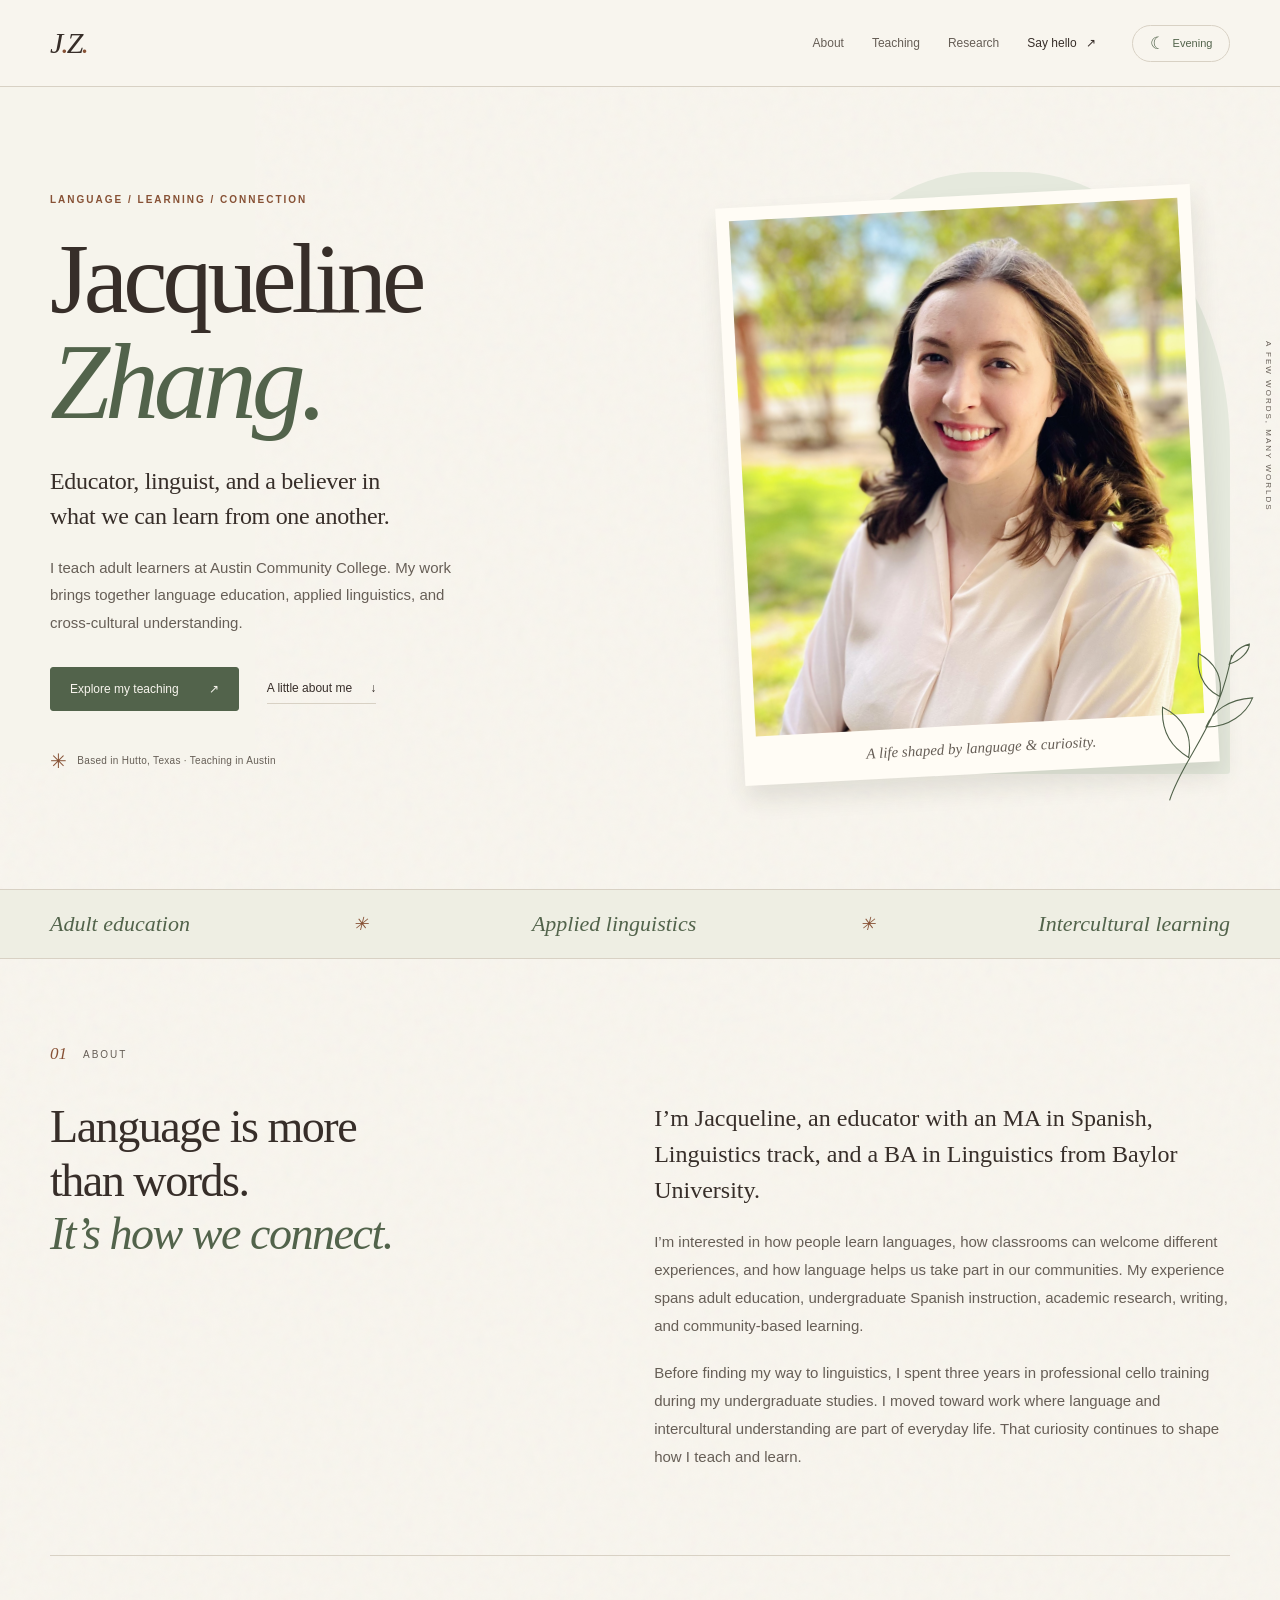
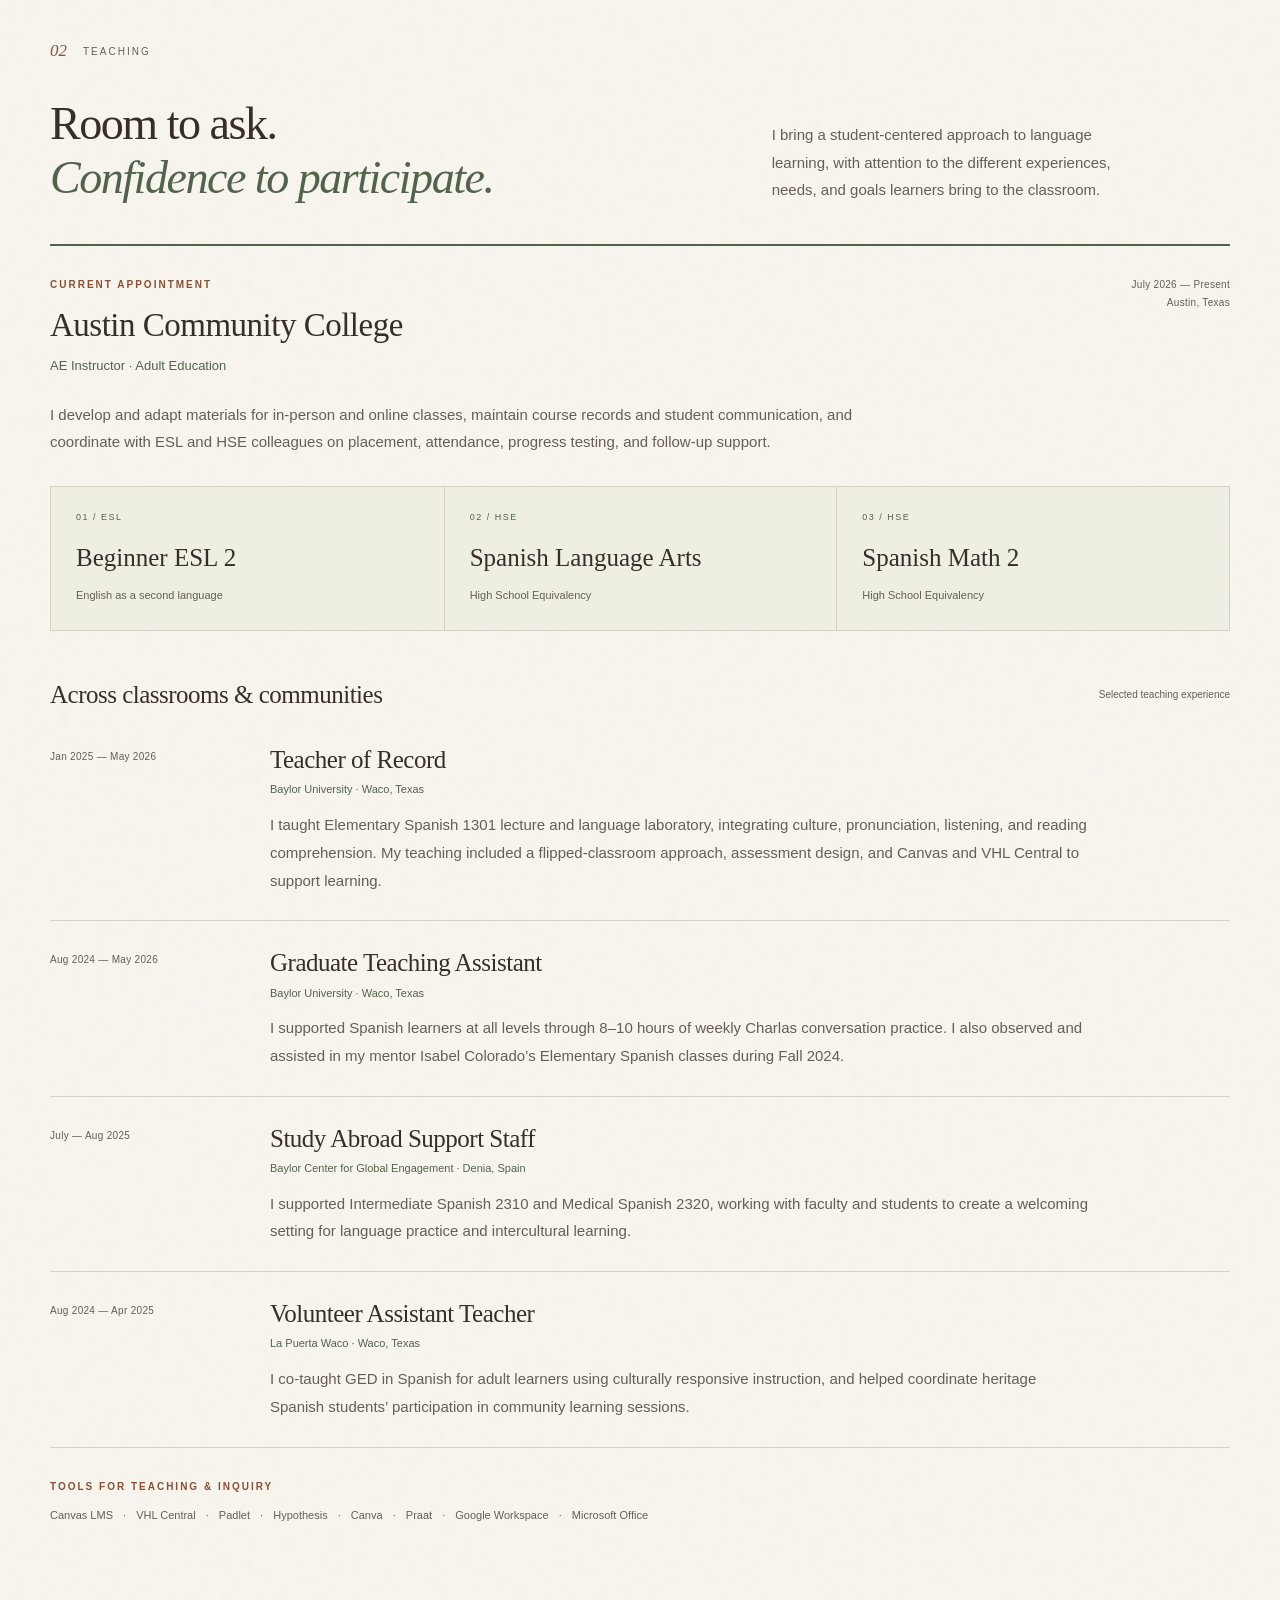
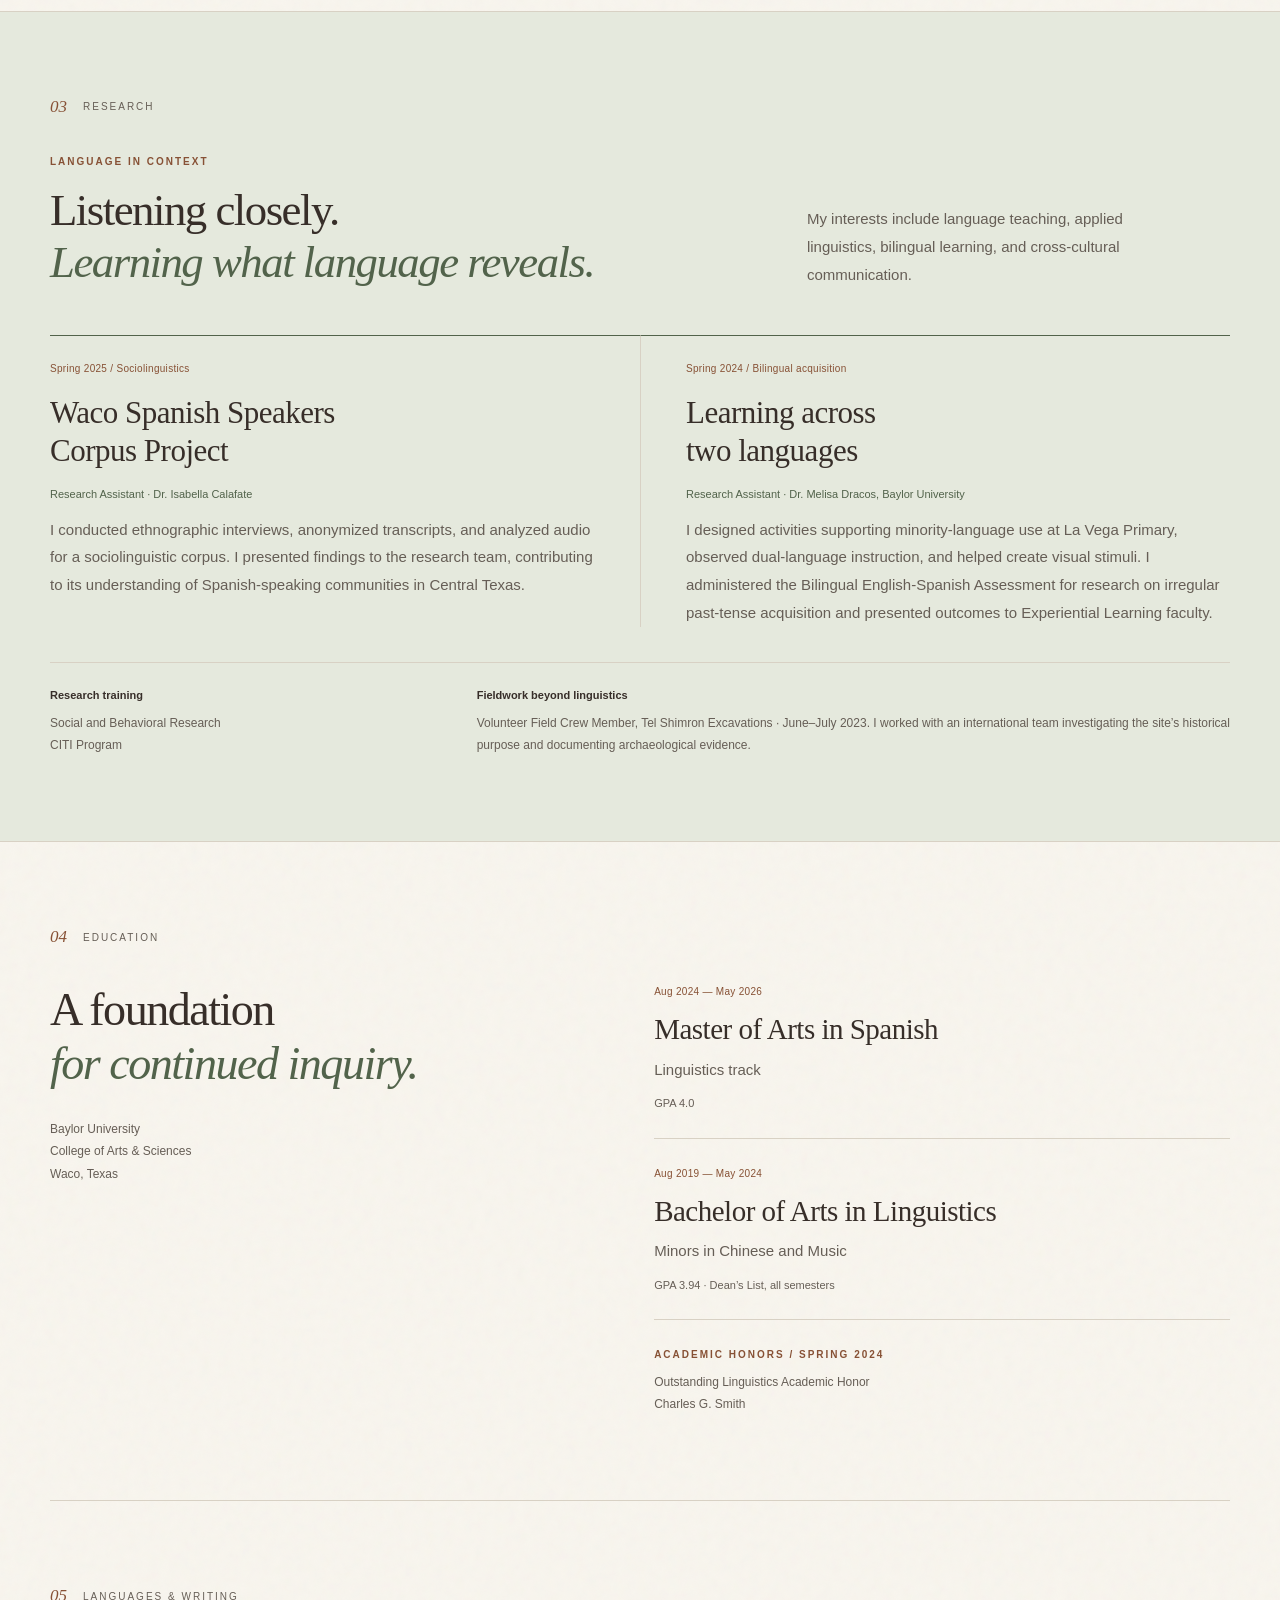
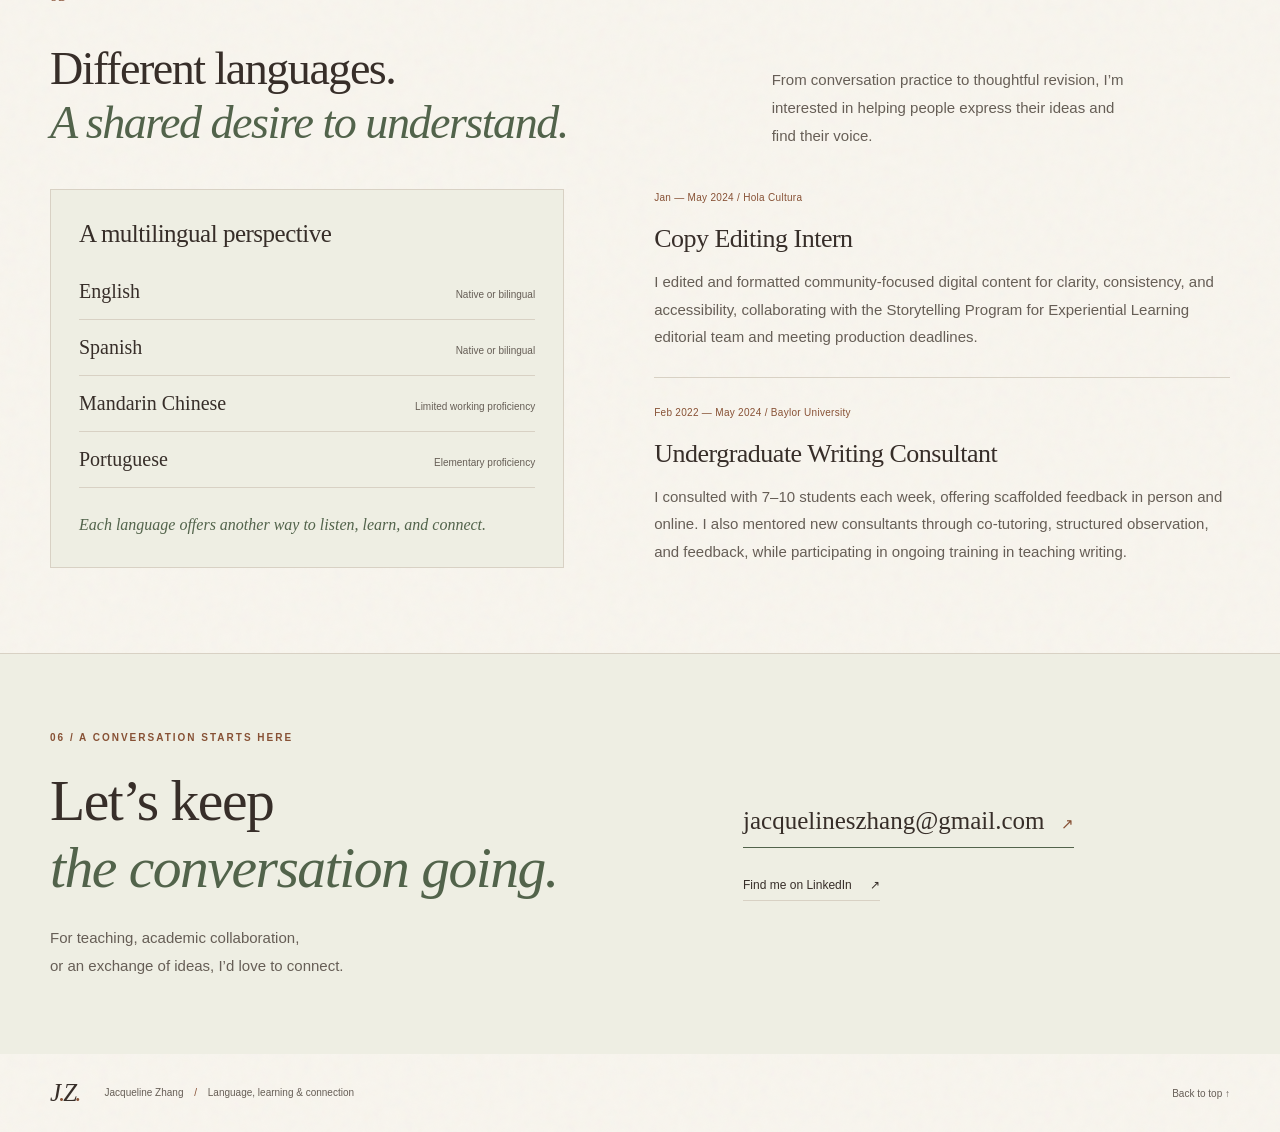
<file: sites/jacqueline/src/index.html>
<!DOCTYPE html>
<html lang="en">
  <head>
    <meta charset="UTF-8" />
    <meta name="viewport" content="width=device-width, initial-scale=1.0" />
    <meta name="color-scheme" content="light dark" />
    <meta name="description" content="Jacqueline Zhang is an educator and linguist teaching adult education at Austin Community College. Explore her work in language teaching, applied linguistics, research, and writing." />
    <title>Jacqueline Zhang | Language, Learning & Connection</title>
    <link rel="icon" type="image/svg+xml" href="./favicon.svg" />
    <link rel="stylesheet" href="./styles.css" />
    <script defer src="./script.js"></script>
  </head>
  <body>
    <a class="skip-link" href="#main">Skip to content</a>
    <header class="site-header">
      <div class="container header-inner">
        <a class="wordmark" href="#top" aria-label="Jacqueline Zhang, back to top">J<span>.</span>Z<span>.</span></a>
        <nav aria-label="Main navigation">
          <a href="#about">About</a><a href="#teaching">Teaching</a><a href="#research">Research</a><a href="#contact">Say hello <span aria-hidden="true">↗</span></a>
        </nav>
        <button class="theme-toggle" type="button" hidden aria-label="Switch to evening theme" aria-pressed="false"><span class="theme-icon" aria-hidden="true">☾</span><span class="theme-label">Evening</span></button>
      </div>
    </header>

    <main id="main">
      <section class="hero container" id="top" aria-labelledby="hero-title">
        <div class="hero-copy">
          <p class="eyebrow">Language / Learning / Connection</p>
          <h1 id="hero-title">Jacqueline<br /> <em>Zhang.</em></h1>
          <p class="hero-role">Educator, linguist, and a believer in<br class="desktop-break" /> what we can learn from one another.</p>
          <p class="hero-description">I teach adult learners at Austin Community College. My work brings together language education, applied linguistics, and cross-cultural understanding.</p>
          <div class="hero-actions"><a class="button-link" href="#teaching">Explore my teaching <span aria-hidden="true">↗</span></a><a class="quiet-link" href="#about">A little about me <span aria-hidden="true">↓</span></a></div>
          <p class="location-note"><span aria-hidden="true">✳</span> Based in Hutto, Texas · Teaching in Austin</p>
        </div>
        <div class="hero-portrait">
          <div class="portrait-backdrop" aria-hidden="true"></div>
          <figure class="portrait-print"><img src="./profile-photo.jpeg" width="1900" height="2375" alt="Jacqueline Zhang smiling outdoors in soft afternoon light" fetchpriority="high" /><figcaption>A life shaped by language & curiosity.</figcaption></figure>
          <svg class="botanical" viewBox="0 0 150 240" fill="none" stroke="currentColor" stroke-width="1.5" aria-hidden="true"><path d="M57 236C61 175 97 125 91 23M68 173C34 163 21 138 17 115C49 122 66 143 68 173ZM81 127C111 120 130 96 133 73C102 83 84 103 81 127ZM89 82C61 76 49 53 47 32C76 40 87 58 89 82ZM91 36C106 27 113 12 111 3C95 12 91 23 91 36Z"/></svg>
          <span class="portrait-side-note" aria-hidden="true">A FEW WORDS, MANY WORLDS</span>
        </div>
      </section>
      <div class="intro-ribbon"><div class="container"><span>Adult education</span><span class="ribbon-mark" aria-hidden="true">✳</span><span>Applied linguistics</span><span class="ribbon-mark" aria-hidden="true">✳</span><span>Intercultural learning</span></div></div>

      <section class="section container about-section" id="about" aria-labelledby="about-title">
        <div class="section-label"><span>01</span> About</div>
        <div class="about-layout">
          <h2 id="about-title">Language is more<br /> than words.<br /> <em>It’s how we connect.</em></h2>
          <div class="about-copy"><p class="lead-copy">I’m Jacqueline, an educator with an MA in Spanish, Linguistics track, and a BA in Linguistics from Baylor University.</p><p>I’m interested in how people learn languages, how classrooms can welcome different experiences, and how language helps us take part in our communities. My experience spans adult education, undergraduate Spanish instruction, academic research, writing, and community-based learning.</p><p>Before finding my way to linguistics, I spent three years in professional cello training during my undergraduate studies. I moved toward work where language and intercultural understanding are part of everyday life. That curiosity continues to shape how I teach and learn.</p></div>
        </div>
      </section>

      <section class="section container" id="teaching" aria-labelledby="teaching-title">
        <div class="section-label"><span>02</span> Teaching</div>
        <div class="section-intro"><h2 id="teaching-title">Room to ask.<br /> <em>Confidence to participate.</em></h2><p>I bring a student-centered approach to language learning, with attention to the different experiences, needs, and goals learners bring to the classroom.</p></div>
        <article class="current-position">
          <div class="position-heading"><div><p class="eyebrow">Current appointment</p><h3>Austin Community College</h3><p class="position-role">AE Instructor · Adult Education</p></div><p class="date-label">July 2026 — Present<br /> Austin, Texas</p></div>
          <p class="position-summary">I develop and adapt materials for in-person and online classes, maintain course records and student communication, and coordinate with ESL and HSE colleagues on placement, attendance, progress testing, and follow-up support.</p>
          <div class="course-grid" aria-label="Courses taught at Austin Community College">
            <div class="course"><span class="course-number">01 / ESL</span><h4>Beginner ESL 2</h4><p>English as a second language</p></div>
            <div class="course"><span class="course-number">02 / HSE</span><h4>Spanish Language Arts</h4><p>High School Equivalency</p></div>
            <div class="course"><span class="course-number">03 / HSE</span><h4>Spanish Math 2</h4><p>High School Equivalency</p></div>
          </div>
        </article>
        <div class="subsection-heading"><h3>Across classrooms & communities</h3><span>Selected teaching experience</span></div>
        <div class="teaching-list">
          <article class="experience-entry"><p class="date-label">Jan 2025 — May 2026</p><div><h3>Teacher of Record</h3><p class="institution">Baylor University · Waco, Texas</p><p>I taught Elementary Spanish 1301 lecture and language laboratory, integrating culture, pronunciation, listening, and reading comprehension. My teaching included a flipped-classroom approach, assessment design, and Canvas and VHL Central to support learning.</p></div></article>
          <article class="experience-entry"><p class="date-label">Aug 2024 — May 2026</p><div><h3>Graduate Teaching Assistant</h3><p class="institution">Baylor University · Waco, Texas</p><p>I supported Spanish learners at all levels through 8–10 hours of weekly Charlas conversation practice. I also observed and assisted in my mentor Isabel Colorado’s Elementary Spanish classes during Fall 2024.</p></div></article>
          <article class="experience-entry"><p class="date-label">July — Aug 2025</p><div><h3>Study Abroad Support Staff</h3><p class="institution">Baylor Center for Global Engagement · Denia, Spain</p><p>I supported Intermediate Spanish 2310 and Medical Spanish 2320, working with faculty and students to create a welcoming setting for language practice and intercultural learning.</p></div></article>
          <article class="experience-entry"><p class="date-label">Aug 2024 — Apr 2025</p><div><h3>Volunteer Assistant Teacher</h3><p class="institution">La Puerta Waco · Waco, Texas</p><p>I co-taught GED in Spanish for adult learners using culturally responsive instruction, and helped coordinate heritage Spanish students’ participation in community learning sessions.</p></div></article>
        </div>
        <div class="teaching-tools"><p class="eyebrow">Tools for teaching & inquiry</p><p>Canvas LMS <span>·</span> VHL Central <span>·</span> Padlet <span>·</span> Hypothesis <span>·</span> Canva <span>·</span> Praat <span>·</span> Google Workspace <span>·</span> Microsoft Office</p></div>
      </section>

      <section class="research-section" id="research" aria-labelledby="research-title">
        <div class="container section">
          <div class="section-label"><span>03</span> Research</div>
          <div class="research-intro"><div><p class="eyebrow">Language in context</p><h2 id="research-title">Listening closely.<br /> <em>Learning what language reveals.</em></h2></div><p>My interests include language teaching, applied linguistics, bilingual learning, and cross-cultural communication.</p></div>
          <div class="research-grid">
            <article class="research-entry"><p class="date-label">Spring 2025 / Sociolinguistics</p><h3>Waco Spanish Speakers<br /> Corpus Project</h3><p class="institution">Research Assistant · Dr. Isabella Calafate</p><p>I conducted ethnographic interviews, anonymized transcripts, and analyzed audio for a sociolinguistic corpus. I presented findings to the research team, contributing to its understanding of Spanish-speaking communities in Central Texas.</p></article>
            <article class="research-entry"><p class="date-label">Spring 2024 / Bilingual acquisition</p><h3>Learning across<br /> two languages</h3><p class="institution">Research Assistant · Dr. Melisa Dracos, Baylor University</p><p>I designed activities supporting minority-language use at La Vega Primary, observed dual-language instruction, and helped create visual stimuli. I administered the Bilingual English-Spanish Assessment for research on irregular past-tense acquisition and presented outcomes to Experiential Learning faculty.</p></article>
          </div>
          <div class="research-notes"><div><h4>Research training</h4><p>Social and Behavioral Research<br /> CITI Program</p></div><div><h4>Fieldwork beyond linguistics</h4><p>Volunteer Field Crew Member, Tel Shimron Excavations · June–July 2023. I worked with an international team investigating the site’s historical purpose and documenting archaeological evidence.</p></div></div>
        </div>
      </section>

      <section class="section container" id="education" aria-labelledby="education-title">
        <div class="section-label"><span>04</span> Education</div>
        <div class="education-layout"><div><h2 id="education-title">A foundation<br /> <em>for continued inquiry.</em></h2><p class="section-aside">Baylor University<br /> College of Arts & Sciences<br /> Waco, Texas</p></div><div class="degrees"><article class="degree"><p class="date-label">Aug 2024 — May 2026</p><h3>Master of Arts in Spanish</h3><p>Linguistics track</p><p class="degree-note">GPA 4.0</p></article><article class="degree"><p class="date-label">Aug 2019 — May 2024</p><h3>Bachelor of Arts in Linguistics</h3><p>Minors in Chinese and Music</p><p class="degree-note">GPA 3.94 · Dean’s List, all semesters</p></article><div class="academic-honors"><p class="eyebrow">Academic honors / Spring 2024</p><p>Outstanding Linguistics Academic Honor<br /> Charles G. Smith</p></div></div></div>
      </section>

      <section class="section container" id="languages" aria-labelledby="languages-title">
        <div class="section-label"><span>05</span> Languages & Writing</div>
        <div class="section-intro"><h2 id="languages-title">Different languages.<br /> <em>A shared desire to understand.</em></h2><p>From conversation practice to thoughtful revision, I’m interested in helping people express their ideas and find their voice.</p></div>
        <div class="language-writing-grid">
          <div class="language-panel"><h3>A multilingual perspective</h3><dl class="languages"><div><dt>English</dt><dd>Native or bilingual</dd></div><div><dt>Spanish</dt><dd>Native or bilingual</dd></div><div><dt>Mandarin Chinese</dt><dd>Limited working proficiency</dd></div><div><dt>Portuguese</dt><dd>Elementary proficiency</dd></div></dl><p class="language-note">Each language offers another way to listen, learn, and connect.</p></div>
          <div class="writing-experience"><article><p class="date-label">Jan — May 2024 / Hola Cultura</p><h3>Copy Editing Intern</h3><p>I edited and formatted community-focused digital content for clarity, consistency, and accessibility, collaborating with the Storytelling Program for Experiential Learning editorial team and meeting production deadlines.</p></article><article><p class="date-label">Feb 2022 — May 2024 / Baylor University</p><h3>Undergraduate Writing Consultant</h3><p>I consulted with 7–10 students each week, offering scaffolded feedback in person and online. I also mentored new consultants through co-tutoring, structured observation, and feedback, while participating in ongoing training in teaching writing.</p></article></div>
        </div>
      </section>

      <section class="contact-section" id="contact" aria-labelledby="contact-title"><div class="container contact-inner"><div><p class="eyebrow">06 / A conversation starts here</p><h2 id="contact-title">Let’s keep<br /> <em>the conversation going.</em></h2><p>For teaching, academic collaboration,<br /> or an exchange of ideas, I’d love to connect.</p></div><div class="contact-links"><a class="contact-email" href="mailto:jacquelineszhang@gmail.com">jacquelineszhang@gmail.com <span aria-hidden="true">↗</span></a><a class="quiet-link" href="https://www.linkedin.com/in/zhang-jacqueline/" target="_blank" rel="noopener noreferrer">Find me on LinkedIn <span aria-hidden="true">↗</span></a></div></div></section>
    </main>
    <footer class="container site-footer"><a class="wordmark" href="#top" aria-label="Jacqueline Zhang, back to top">J<span>.</span>Z<span>.</span></a><p>Jacqueline Zhang <span aria-hidden="true">/</span> Language, learning & connection</p><a href="#top">Back to top <span aria-hidden="true">↑</span></a></footer>
  </body>
</html>
</file>
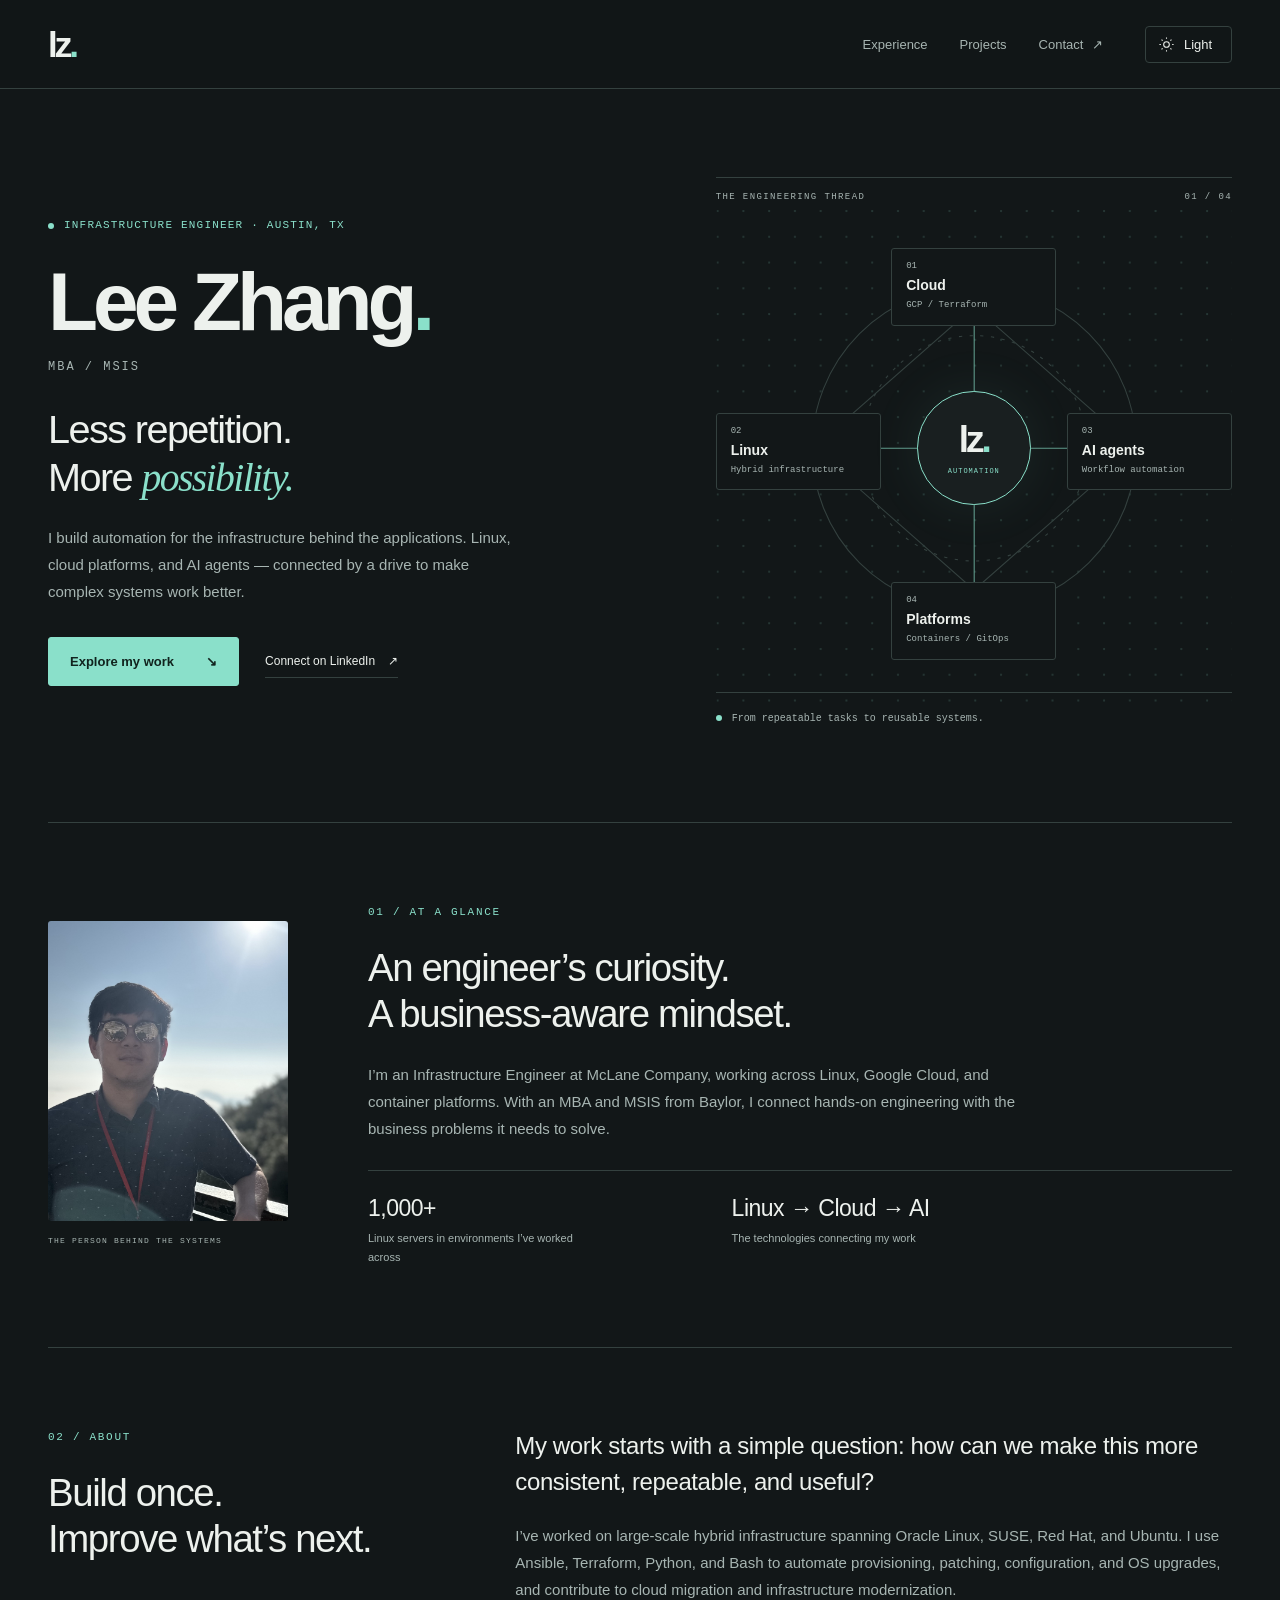
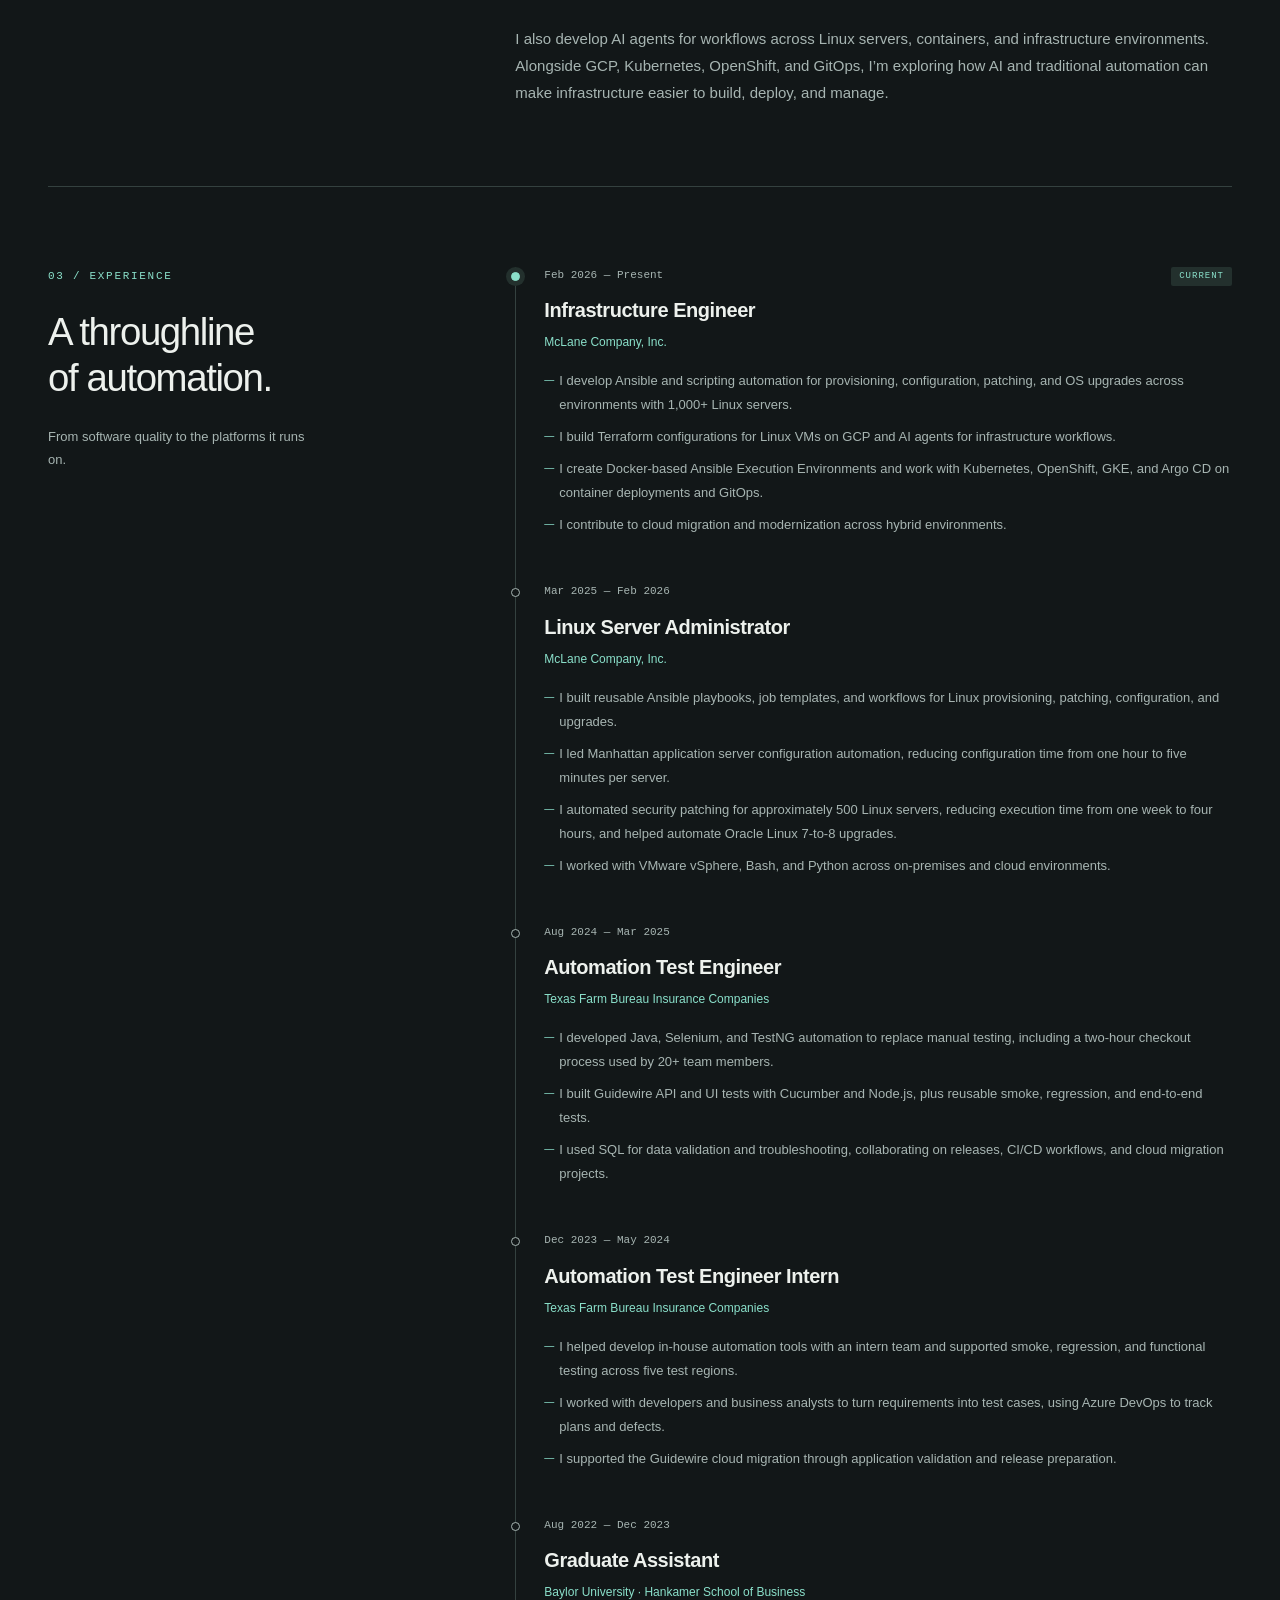
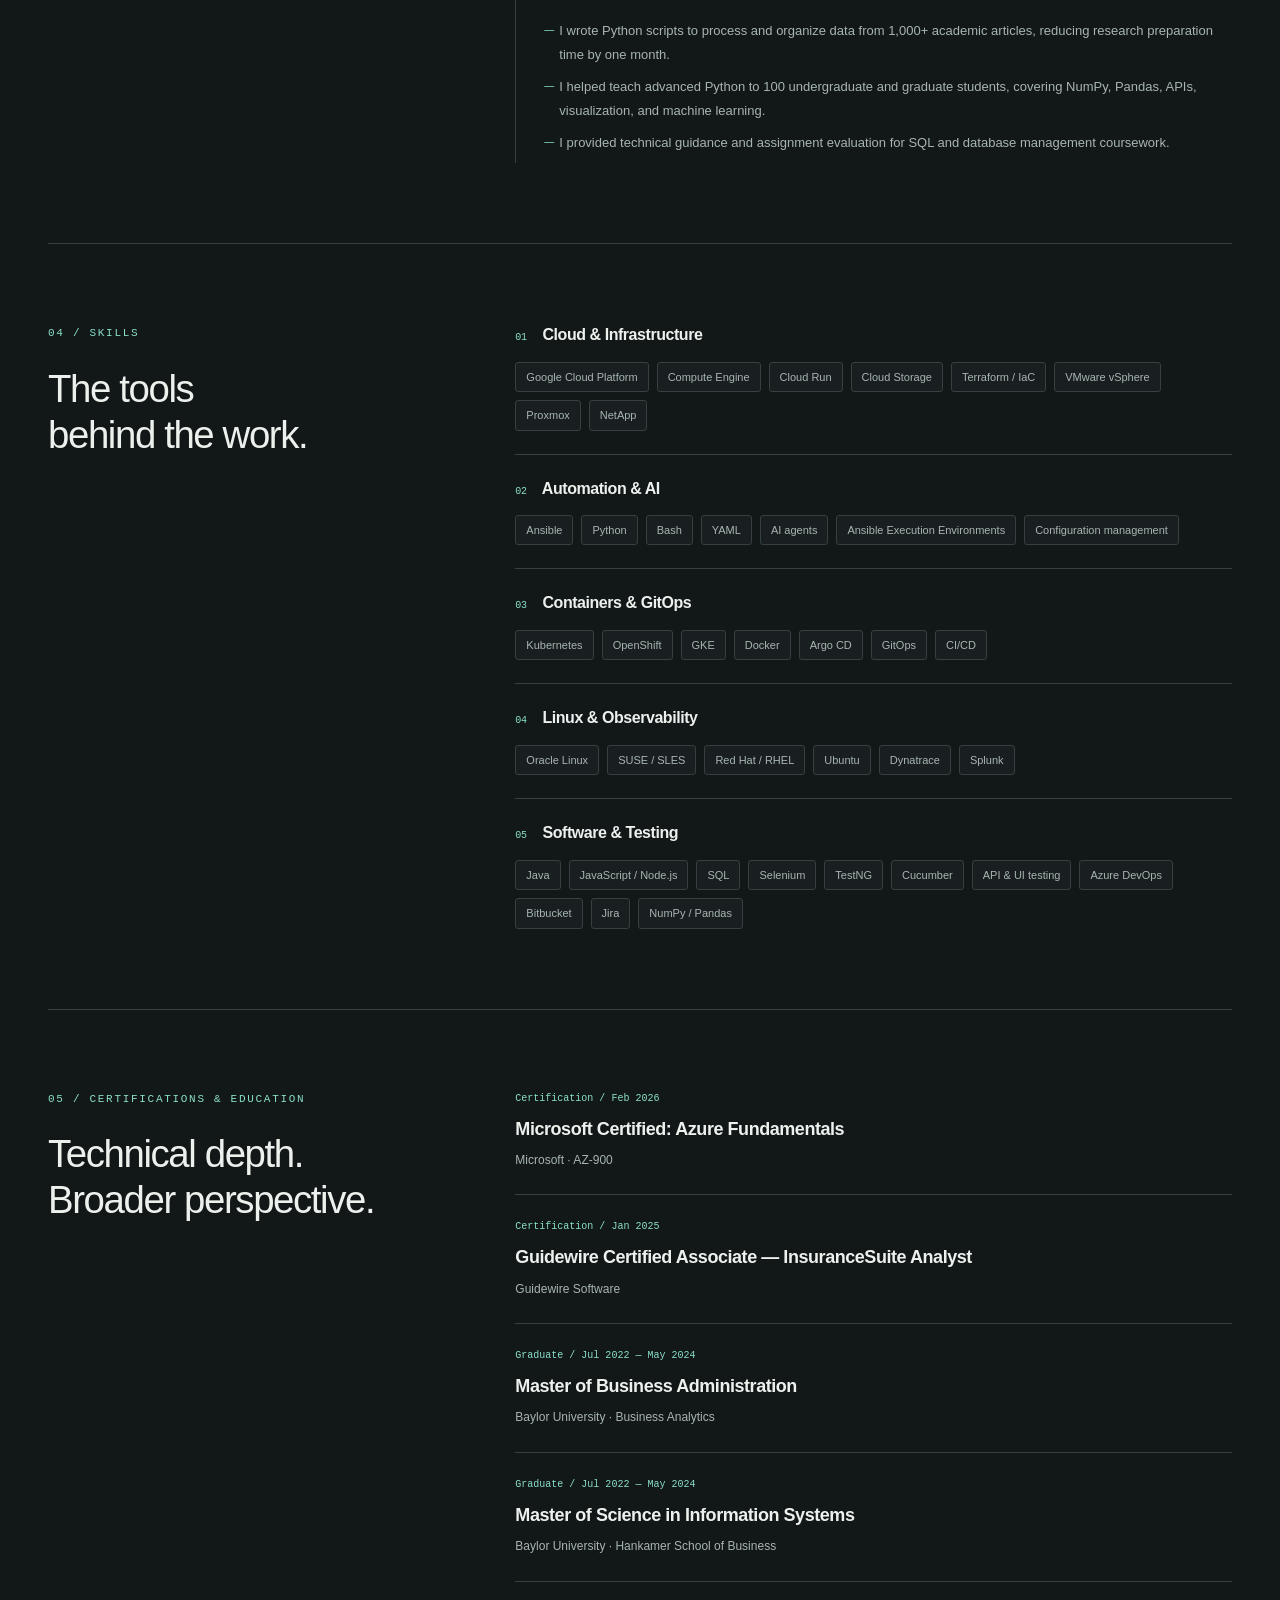
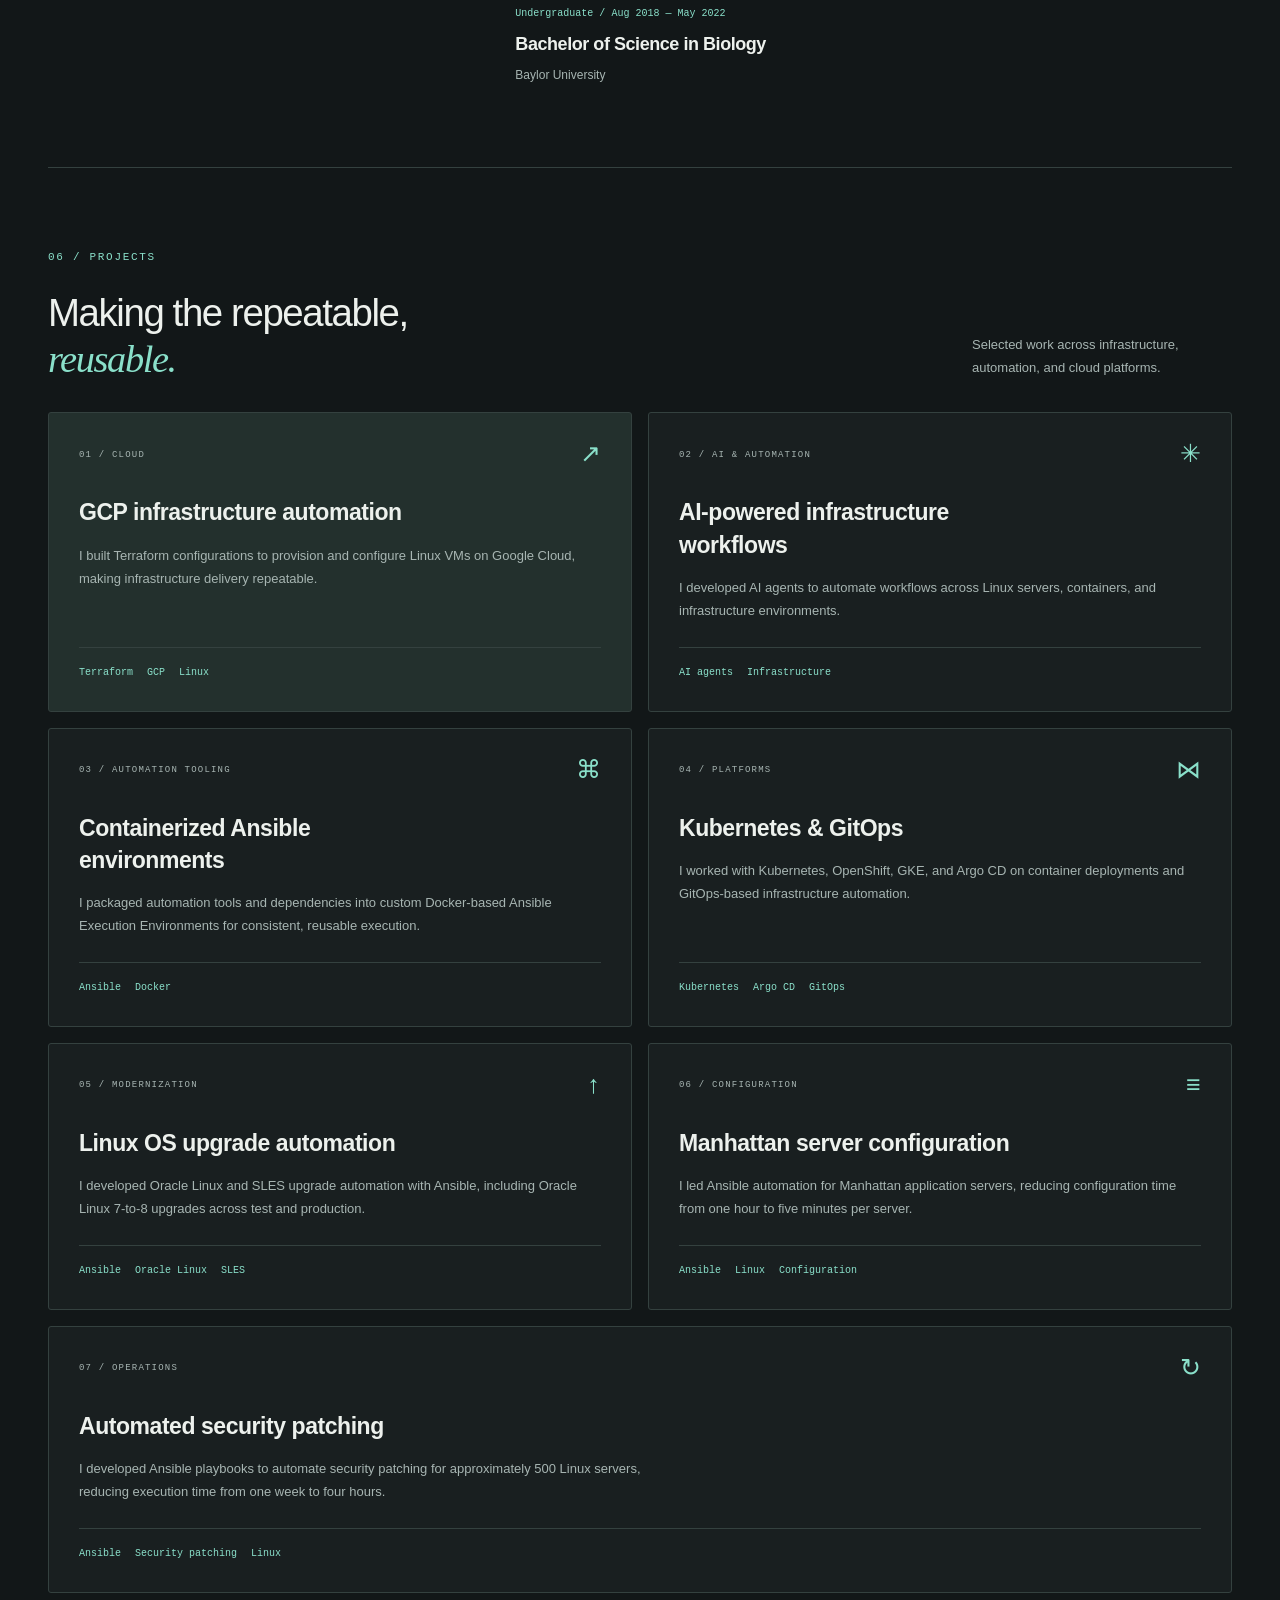
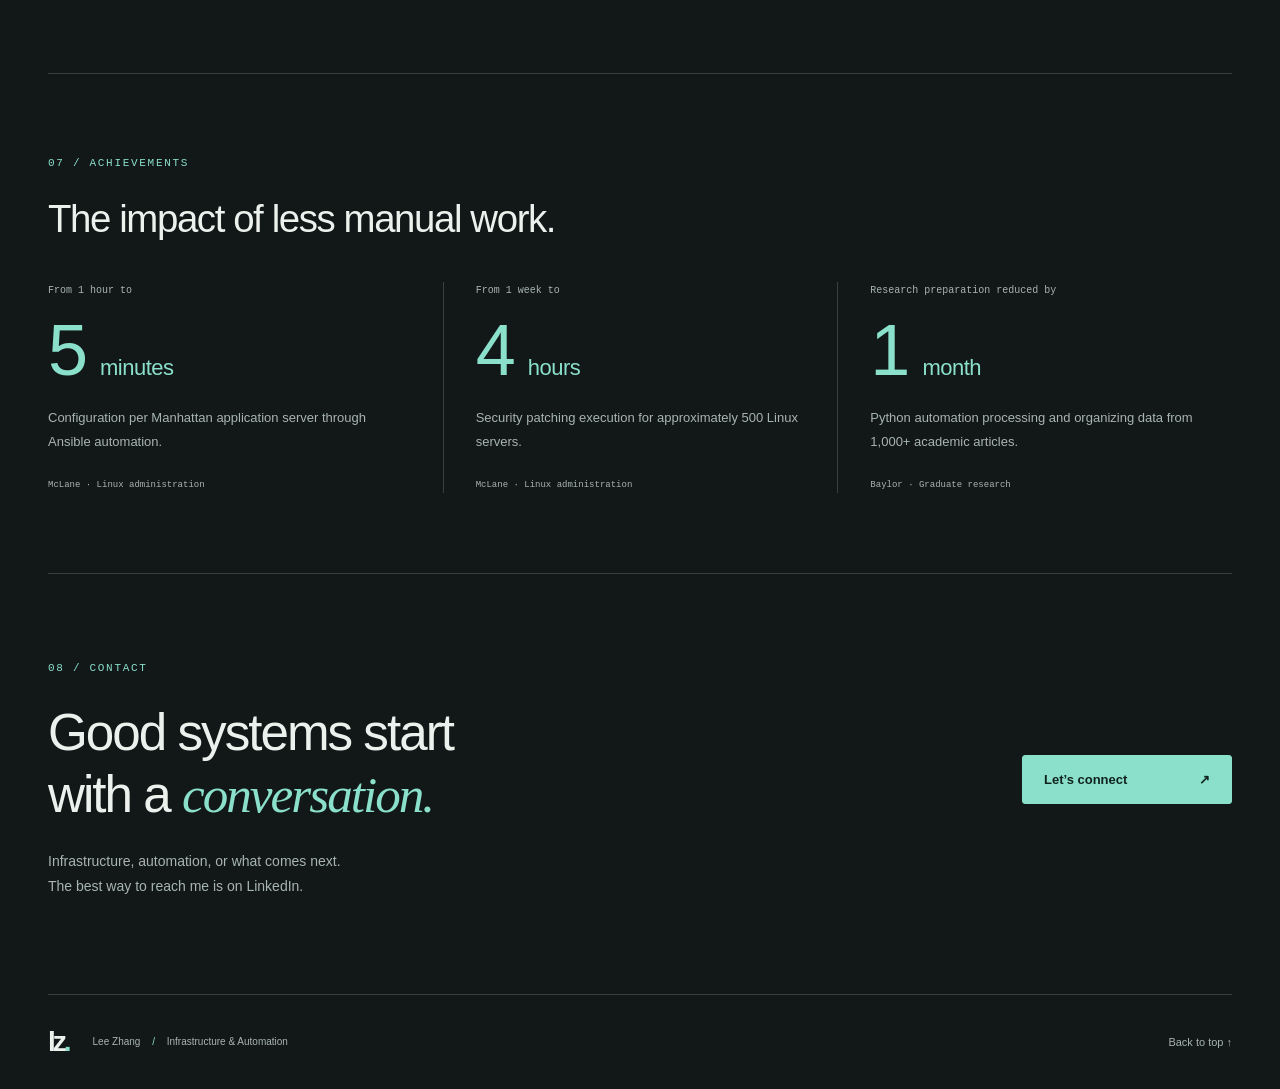
<file: sites/lee/src/index.html>
<!DOCTYPE html>
<html lang="en">
  <head>
    <meta charset="UTF-8" />
    <meta name="viewport" content="width=device-width, initial-scale=1.0" />
    <meta name="color-scheme" content="dark light" />
    <meta name="description" content="Lee Zhang, MBA, MSIS — Infrastructure Engineer in Austin, Texas. Linux, GCP, AI agents, and automation for reliable infrastructure at scale." />
    <title>Lee Zhang | Infrastructure & Automation</title>
    <link rel="icon" type="image/svg+xml" href="./favicon.svg" />
    <link rel="stylesheet" href="./styles.css" />
    <script defer src="./script.js"></script>
  </head>
  <body>
    <a class="skip-link" href="#main">Skip to content</a>
    <header class="site-header">
      <div class="container header-inner">
        <a class="wordmark" href="#top" aria-label="Lee Zhang, back to top">lz<span>.</span></a>
        <nav aria-label="Main navigation">
          <a href="#experience">Experience</a>
          <a href="#projects">Projects</a>
          <a href="#contact">Contact <span aria-hidden="true">↗</span></a>
        </nav>
        <button class="theme-toggle" type="button" aria-label="Switch to light theme" aria-pressed="false" hidden>
          <svg viewBox="0 0 24 24" fill="none" stroke="currentColor" stroke-width="1.5" aria-hidden="true"><circle cx="12" cy="12" r="4"/><path d="M12 2v2m0 16v2M2 12h2m16 0h2M5 5l1.5 1.5m11 11L19 19M5 19l1.5-1.5m11-11L19 5"/></svg>
          <span class="theme-label">Light</span>
        </button>
      </div>
    </header>

    <div class="hero container" id="top">
      <div class="hero-copy">
        <p class="eyebrow"><span class="accent-dot" aria-hidden="true"></span> Infrastructure Engineer · Austin, TX</p>
        <h1>Lee Zhang<span class="title-dot">.</span></h1>
        <p class="credentials">MBA / MSIS</p>
        <p class="hero-statement">Less repetition.<br /> More <em>possibility.</em></p>
        <p class="lede">I build automation for the infrastructure behind the applications. Linux, cloud platforms, and AI agents — connected by a drive to make complex systems work better.</p>
        <div class="hero-actions">
          <a class="button-link" href="#projects">Explore my work <span aria-hidden="true">↘</span></a>
          <a class="text-link" href="https://www.linkedin.com/in/leetzhang/" target="_blank" rel="noopener noreferrer">Connect on LinkedIn <span aria-hidden="true">↗</span></a>
        </div>
      </div>
      <div class="topology" aria-hidden="true">
        <div class="diagram-heading"><span>THE ENGINEERING THREAD</span><span>01 / 04</span></div>
        <svg class="topology-lines" viewBox="0 0 480 460" fill="none">
          <defs><pattern id="dots" width="24" height="24" patternUnits="userSpaceOnUse"><circle cx="1" cy="1" r="1" fill="currentColor" opacity=".18"/></pattern></defs>
          <rect width="480" height="460" fill="url(#dots)"/>
          <circle class="orbit" cx="240" cy="222" r="151"/>
          <circle class="orbit inner-orbit" cx="240" cy="222" r="105"/>
          <path class="connection" d="M240 90V222M90 222H390M240 222V354"/>
          <path class="connection secondary" d="M240 90L390 222L240 354L90 222Z"/>
          <circle class="junction" cx="240" cy="90" r="4"/><circle class="junction" cx="90" cy="222" r="4"/><circle class="junction" cx="390" cy="222" r="4"/><circle class="junction" cx="240" cy="354" r="4"/>
        </svg>
        <div class="diagram-node node-cloud"><span class="node-index">01</span><strong>Cloud</strong><small>GCP / Terraform</small></div>
        <div class="diagram-node node-linux"><span class="node-index">02</span><strong>Linux</strong><small>Hybrid infrastructure</small></div>
        <div class="diagram-center"><span class="center-mark">lz<span>.</span></span><small>AUTOMATION</small></div>
        <div class="diagram-node node-ai"><span class="node-index">03</span><strong>AI agents</strong><small>Workflow automation</small></div>
        <div class="diagram-node node-platform"><span class="node-index">04</span><strong>Platforms</strong><small>Containers / GitOps</small></div>
        <div class="diagram-caption"><span class="accent-dot"></span> From repeatable tasks to reusable systems.</div>
      </div>
    </div>

    <main id="main" class="container">
      <section class="glance section" aria-labelledby="glance-title">
        <div class="portrait-wrap"><img src="./profile-photo.jpeg" alt="Lee Zhang" class="profile-image" width="220" height="275" /><span class="portrait-label">THE PERSON BEHIND THE SYSTEMS</span></div>
        <div class="glance-copy">
          <p class="eyebrow">01 / At a Glance</p>
          <h2 id="glance-title">An engineer’s curiosity.<br /> A business-aware mindset.</h2>
          <p>I’m an Infrastructure Engineer at McLane Company, working across Linux, Google Cloud, and container platforms. With an MBA and MSIS from Baylor, I connect hands-on engineering with the business problems it needs to solve.</p>
          <div class="glance-facts"><div><strong>1,000+</strong><span>Linux servers in environments I’ve worked across</span></div><div><strong>Linux → Cloud → AI</strong><span>The technologies connecting my work</span></div></div>
        </div>
      </section>

      <section class="section section-layout" aria-labelledby="about-title">
        <div class="section-heading"><p class="eyebrow">02 / About</p><h2 id="about-title">Build once.<br /> Improve what’s next.</h2></div>
        <div class="section-body about-copy">
          <p class="large-copy">My work starts with a simple question: how can we make this more consistent, repeatable, and useful?</p>
          <p>I’ve worked on large-scale hybrid infrastructure spanning Oracle Linux, SUSE, Red Hat, and Ubuntu. I use Ansible, Terraform, Python, and Bash to automate provisioning, patching, configuration, and OS upgrades, and contribute to cloud migration and infrastructure modernization.</p>
          <p>I also develop AI agents for workflows across Linux servers, containers, and infrastructure environments. Alongside GCP, Kubernetes, OpenShift, and GitOps, I’m exploring how AI and traditional automation can make infrastructure easier to build, deploy, and manage.</p>
        </div>
      </section>

      <section class="section section-layout" id="experience" aria-labelledby="experience-title">
        <div class="section-heading"><p class="eyebrow">03 / Experience</p><h2 id="experience-title">A throughline<br /> of automation.</h2><p class="section-note">From software quality to the platforms it runs on.</p></div>
        <div class="timeline section-body">
          <article class="timeline-item current"><div class="role-topline"><span class="item-meta">Feb 2026 — Present</span><span class="current-label">Current</span></div><h3>Infrastructure Engineer</h3><p class="company">McLane Company, Inc.</p><ul><li>I develop Ansible and scripting automation for provisioning, configuration, patching, and OS upgrades across environments with 1,000+ Linux servers.</li><li>I build Terraform configurations for Linux VMs on GCP and AI agents for infrastructure workflows.</li><li>I create Docker-based Ansible Execution Environments and work with Kubernetes, OpenShift, GKE, and Argo CD on container deployments and GitOps.</li><li>I contribute to cloud migration and modernization across hybrid environments.</li></ul></article>
          <article class="timeline-item"><p class="item-meta">Mar 2025 — Feb 2026</p><h3>Linux Server Administrator</h3><p class="company">McLane Company, Inc.</p><ul><li>I built reusable Ansible playbooks, job templates, and workflows for Linux provisioning, patching, configuration, and upgrades.</li><li>I led Manhattan application server configuration automation, reducing configuration time from one hour to five minutes per server.</li><li>I automated security patching for approximately 500 Linux servers, reducing execution time from one week to four hours, and helped automate Oracle Linux 7-to-8 upgrades.</li><li>I worked with VMware vSphere, Bash, and Python across on-premises and cloud environments.</li></ul></article>
          <article class="timeline-item"><p class="item-meta">Aug 2024 — Mar 2025</p><h3>Automation Test Engineer</h3><p class="company">Texas Farm Bureau Insurance Companies</p><ul><li>I developed Java, Selenium, and TestNG automation to replace manual testing, including a two-hour checkout process used by 20+ team members.</li><li>I built Guidewire API and UI tests with Cucumber and Node.js, plus reusable smoke, regression, and end-to-end tests.</li><li>I used SQL for data validation and troubleshooting, collaborating on releases, CI/CD workflows, and cloud migration projects.</li></ul></article>
          <article class="timeline-item"><p class="item-meta">Dec 2023 — May 2024</p><h3>Automation Test Engineer Intern</h3><p class="company">Texas Farm Bureau Insurance Companies</p><ul><li>I helped develop in-house automation tools with an intern team and supported smoke, regression, and functional testing across five test regions.</li><li>I worked with developers and business analysts to turn requirements into test cases, using Azure DevOps to track plans and defects.</li><li>I supported the Guidewire cloud migration through application validation and release preparation.</li></ul></article>
          <article class="timeline-item"><p class="item-meta">Aug 2022 — Dec 2023</p><h3>Graduate Assistant</h3><p class="company">Baylor University · Hankamer School of Business</p><ul><li>I wrote Python scripts to process and organize data from 1,000+ academic articles, reducing research preparation time by one month.</li><li>I helped teach advanced Python to 100 undergraduate and graduate students, covering NumPy, Pandas, APIs, visualization, and machine learning.</li><li>I provided technical guidance and assignment evaluation for SQL and database management coursework.</li></ul></article>
        </div>
      </section>

      <section class="section section-layout" id="skills" aria-labelledby="skills-title">
        <div class="section-heading"><p class="eyebrow">04 / Skills</p><h2 id="skills-title">The tools<br /> behind the work.</h2></div>
        <div class="skill-groups section-body">
          <div class="skill-group"><h3><span>01</span> Cloud & Infrastructure</h3><ul class="tag-list"><li>Google Cloud Platform</li><li>Compute Engine</li><li>Cloud Run</li><li>Cloud Storage</li><li>Terraform / IaC</li><li>VMware vSphere</li><li>Proxmox</li><li>NetApp</li></ul></div>
          <div class="skill-group"><h3><span>02</span> Automation & AI</h3><ul class="tag-list"><li>Ansible</li><li>Python</li><li>Bash</li><li>YAML</li><li>AI agents</li><li>Ansible Execution Environments</li><li>Configuration management</li></ul></div>
          <div class="skill-group"><h3><span>03</span> Containers & GitOps</h3><ul class="tag-list"><li>Kubernetes</li><li>OpenShift</li><li>GKE</li><li>Docker</li><li>Argo CD</li><li>GitOps</li><li>CI/CD</li></ul></div>
          <div class="skill-group"><h3><span>04</span> Linux & Observability</h3><ul class="tag-list"><li>Oracle Linux</li><li>SUSE / SLES</li><li>Red Hat / RHEL</li><li>Ubuntu</li><li>Dynatrace</li><li>Splunk</li></ul></div>
          <div class="skill-group"><h3><span>05</span> Software & Testing</h3><ul class="tag-list"><li>Java</li><li>JavaScript / Node.js</li><li>SQL</li><li>Selenium</li><li>TestNG</li><li>Cucumber</li><li>API & UI testing</li><li>Azure DevOps</li><li>Bitbucket</li><li>Jira</li><li>NumPy / Pandas</li></ul></div>
        </div>
      </section>

      <section class="section section-layout" aria-labelledby="education-title">
        <div class="section-heading"><p class="eyebrow">05 / Certifications & Education</p><h2 id="education-title">Technical depth.<br /> Broader perspective.</h2></div>
        <div class="education-list section-body">
          <article class="education-item"><span class="education-type">Certification / Feb 2026</span><h3>Microsoft Certified: Azure Fundamentals</h3><p>Microsoft · AZ-900</p></article>
          <article class="education-item"><span class="education-type">Certification / Jan 2025</span><h3>Guidewire Certified Associate — InsuranceSuite Analyst</h3><p>Guidewire Software</p></article>
          <article class="education-item"><span class="education-type">Graduate / Jul 2022 — May 2024</span><h3>Master of Business Administration</h3><p>Baylor University · Business Analytics</p></article>
          <article class="education-item"><span class="education-type">Graduate / Jul 2022 — May 2024</span><h3>Master of Science in Information Systems</h3><p>Baylor University · Hankamer School of Business</p></article>
          <article class="education-item"><span class="education-type">Undergraduate / Aug 2018 — May 2022</span><h3>Bachelor of Science in Biology</h3><p>Baylor University</p></article>
        </div>
      </section>

      <section class="section" id="projects" aria-labelledby="projects-title">
        <div class="section-intro"><div><p class="eyebrow">06 / Projects</p><h2 id="projects-title">Making the repeatable,<br /> <em>reusable.</em></h2></div><p class="section-note">Selected work across infrastructure, automation, and cloud platforms.</p></div>
        <div class="project-grid">
          <article class="project-card featured-project"><div class="project-top"><span class="project-index">01 / CLOUD</span><span class="project-symbol" aria-hidden="true">↗</span></div><h3>GCP infrastructure automation</h3><p>I built Terraform configurations to provision and configure Linux VMs on Google Cloud, making infrastructure delivery repeatable.</p><ul class="project-tags"><li>Terraform</li><li>GCP</li><li>Linux</li></ul></article>
          <article class="project-card"><div class="project-top"><span class="project-index">02 / AI & AUTOMATION</span><span class="project-symbol" aria-hidden="true">✳</span></div><h3>AI-powered infrastructure workflows</h3><p>I developed AI agents to automate workflows across Linux servers, containers, and infrastructure environments.</p><ul class="project-tags"><li>AI agents</li><li>Infrastructure</li></ul></article>
          <article class="project-card"><div class="project-top"><span class="project-index">03 / AUTOMATION TOOLING</span><span class="project-symbol" aria-hidden="true">⌘</span></div><h3>Containerized Ansible environments</h3><p>I packaged automation tools and dependencies into custom Docker-based Ansible Execution Environments for consistent, reusable execution.</p><ul class="project-tags"><li>Ansible</li><li>Docker</li></ul></article>
          <article class="project-card"><div class="project-top"><span class="project-index">04 / PLATFORMS</span><span class="project-symbol" aria-hidden="true">⋈</span></div><h3>Kubernetes & GitOps</h3><p>I worked with Kubernetes, OpenShift, GKE, and Argo CD on container deployments and GitOps-based infrastructure automation.</p><ul class="project-tags"><li>Kubernetes</li><li>Argo CD</li><li>GitOps</li></ul></article>
          <article class="project-card"><div class="project-top"><span class="project-index">05 / MODERNIZATION</span><span class="project-symbol" aria-hidden="true">↑</span></div><h3>Linux OS upgrade automation</h3><p>I developed Oracle Linux and SLES upgrade automation with Ansible, including Oracle Linux 7-to-8 upgrades across test and production.</p><ul class="project-tags"><li>Ansible</li><li>Oracle Linux</li><li>SLES</li></ul></article>
          <article class="project-card"><div class="project-top"><span class="project-index">06 / CONFIGURATION</span><span class="project-symbol" aria-hidden="true">≡</span></div><h3>Manhattan server configuration</h3><p>I led Ansible automation for Manhattan application servers, reducing configuration time from one hour to five minutes per server.</p><ul class="project-tags"><li>Ansible</li><li>Linux</li><li>Configuration</li></ul></article>
          <article class="project-card wide-project"><div class="project-top"><span class="project-index">07 / OPERATIONS</span><span class="project-symbol" aria-hidden="true">↻</span></div><h3>Automated security patching</h3><p>I developed Ansible playbooks to automate security patching for approximately 500 Linux servers, reducing execution time from one week to four hours.</p><ul class="project-tags"><li>Ansible</li><li>Security patching</li><li>Linux</li></ul></article>
        </div>
      </section>

      <section class="section" aria-labelledby="achievements-title">
        <p class="eyebrow">07 / Achievements</p><h2 id="achievements-title">The impact of less manual work.</h2>
        <div class="impact-grid">
          <article class="impact-item"><p class="impact-before">From 1 hour to</p><h3>5 <span>minutes</span></h3><p>Configuration per Manhattan application server through Ansible automation.</p><span class="impact-context">McLane · Linux administration</span></article>
          <article class="impact-item"><p class="impact-before">From 1 week to</p><h3>4 <span>hours</span></h3><p>Security patching execution for approximately 500 Linux servers.</p><span class="impact-context">McLane · Linux administration</span></article>
          <article class="impact-item"><p class="impact-before">Research preparation reduced by</p><h3>1 <span>month</span></h3><p>Python automation processing and organizing data from 1,000+ academic articles.</p><span class="impact-context">Baylor · Graduate research</span></article>
        </div>
      </section>

      <section class="section contact-section" id="contact" aria-labelledby="contact-title">
        <div><p class="eyebrow">08 / Contact</p><h2 id="contact-title">Good systems start<br /> with a <em>conversation.</em></h2><p>Infrastructure, automation, or what comes next.<br /> The best way to reach me is on LinkedIn.</p></div>
        <a class="button-link contact-link" href="https://www.linkedin.com/in/leetzhang/" target="_blank" rel="noopener noreferrer">Let’s connect <span aria-hidden="true">↗</span></a>
      </section>
    </main>
    <footer class="container site-footer"><a class="wordmark" href="#top" aria-label="Lee Zhang, back to top">lz<span>.</span></a><p>Lee Zhang <span aria-hidden="true">/</span> Infrastructure & Automation</p><a href="#top">Back to top <span aria-hidden="true">↑</span></a></footer>
  </body>
</html>
</file>
<file: sites/jacqueline/src/styles.css>
:root {
  color-scheme: light;
  --paper: #f8f5ee;
  --ink: #372e29;
  --muted: #665e56;
  --sage: #52634b;
  --clay: #875135;
  --line: #d8d1c4;
  --tint: #eeeee3;
  --research: #e5e9dd;
  --print: #fffcf5;
  --header: rgba(248, 245, 238, .97);
  --grain: rgba(63, 49, 33, .045);
  --serif: "Iowan Old Style", "Palatino Linotype", "Book Antiqua", Palatino, Georgia, serif;
  --sans: "Avenir Next", Avenir, "Segoe UI", sans-serif;
}
body[data-theme="dark"] {
  color-scheme: dark;
  --paper: #242922;
  --ink: #f0eade;
  --muted: #c0bcad;
  --sage: #c0cdb0;
  --clay: #e4b093;
  --line: #4b5145;
  --tint: #2d3329;
  --research: #30392c;
  --print: #353b30;
  --header: rgba(36, 41, 34, .97);
  --grain: rgba(240, 234, 222, .035);
}
* { box-sizing: border-box; }
html { scroll-behavior: smooth; scroll-padding-top: 100px; }
body { margin: 0; color: var(--ink); background-color: var(--paper); font-family: var(--sans); -webkit-font-smoothing: antialiased; background-image: url("data:image/svg+xml,%3Csvg viewBox='0 0 180 180' xmlns='http://www.w3.org/2000/svg'%3E%3Cfilter id='n'%3E%3CfeTurbulence type='fractalNoise' baseFrequency='.7' numOctaves='3' stitchTiles='stitch'/%3E%3C/filter%3E%3Crect width='100%25' height='100%25' opacity='.035' filter='url(%23n)'/%3E%3C/svg%3E"); }
::selection { background: var(--sage); color: var(--paper); }
a { color: inherit; text-decoration: none; }
button { font: inherit; }
button[hidden] { display: none; }
a:focus-visible, button:focus-visible { outline: 2px solid var(--clay); outline-offset: 6px; }
a, button { -webkit-tap-highlight-color: transparent; }
p { line-height: 1.85; }
h1, h2, h3, h4 { font-weight: 400; }
h2 { font-family: var(--serif); font-size: clamp(35px, 3.6vw, 48px); line-height: 1.16; letter-spacing: -1.5px; margin: 0; }
h3 { font-family: var(--serif); font-size: 27px; line-height: 1.25; margin: 0 0 12px; letter-spacing: -.5px; }
h4 { font-family: var(--serif); font-size: 23px; line-height: 1.3; margin: 0 0 10px; }
em { font-weight: 400; color: var(--sage); }
.container { width: min(1180px, calc(100% - 96px)); margin-inline: auto; }
.skip-link { position: fixed; top: 10px; left: 10px; padding: 15px 20px; z-index: 100; transform: translateY(-200%); background: var(--ink); color: var(--paper); }
.skip-link:focus { transform: translateY(0); }
.site-header { position: sticky; top: 0; z-index: 20; background: var(--header); border-bottom: 1px solid var(--line); }
.header-inner { display: flex; min-height: 86px; align-items: center; gap: 36px; }
.wordmark { font-family: var(--serif); font-style: italic; font-size: 30px; letter-spacing: -2px; white-space: nowrap; }
.wordmark span { color: var(--clay); }
nav { margin-left: auto; display: flex; gap: 28px; align-items: center; }
nav a { font-size: 12px; padding-block: 12px; color: var(--muted); }
nav a:hover, .quiet-link:hover { color: var(--clay); }
nav a:last-child { color: var(--ink); }
nav a span { margin-left: 6px; }
.theme-toggle { display: inline-flex; align-items: center; justify-content: center; gap: 8px; color: var(--sage); background: none; border: 1px solid var(--line); border-radius: 24px; padding: 9px 13px; cursor: pointer; font-size: 11px; min-width: 98px; }
.theme-toggle:hover { background: var(--tint); }
.theme-icon { font-size: 17px; line-height: 1; }
.hero { display: grid; grid-template-columns: 1.2fr 1fr; gap: 80px; align-items: center; padding-block: 85px 90px; }
.eyebrow { font-size: 10px; line-height: 1.7; font-weight: 550; text-transform: uppercase; letter-spacing: 2px; color: var(--clay); margin: 0 0 22px; }
h1 { font-family: var(--serif); font-size: clamp(64px, 7.8vw, 108px); line-height: .99; letter-spacing: -5px; margin: 0 0 28px; }
h1 em { font-size: 1.08em; }
.hero-role { font-family: var(--serif); font-size: 24px; line-height: 1.45; letter-spacing: -.3px; margin: 0 0 20px; }
.hero-description { font-size: 15px; color: var(--muted); max-width: 420px; margin: 0; }
.hero-actions { display: flex; align-items: center; flex-wrap: wrap; gap: 28px; margin-top: 30px; }
.button-link { display: inline-flex; gap: 30px; align-items: center; justify-content: space-between; padding: 14px 19px; border: 1px solid var(--sage); color: var(--paper); background: var(--sage); font-size: 12px; border-radius: 3px; transition: transform .2s, box-shadow .2s; }
.button-link:hover { transform: translateY(-3px); box-shadow: 0 4px 0 var(--line); }
.quiet-link { display: inline-flex; align-items: center; gap: 18px; border-bottom: 1px solid var(--line); padding-block: 8px; font-size: 12px; }
.location-note { display: flex; align-items: center; gap: 10px; font-size: 10px; color: var(--muted); letter-spacing: .3px; margin: 32px 0 0; }
.location-note span { font-size: 20px; color: var(--clay); }
.hero-portrait { position: relative; padding: 24px 25px 25px 0; }
.portrait-backdrop { position: absolute; top: 0; right: 0; width: 92%; height: 96%; background: var(--research); border-radius: 46% 46% 3px 3px; }
.portrait-print { position: relative; margin: 0; padding: 13px 13px 0; background: var(--print); transform: rotate(-3deg); box-shadow: 2px 14px 24px rgba(50, 42, 29, .11); }
.portrait-print img { display: block; width: 100%; height: auto; aspect-ratio: 4 / 4.6; object-fit: cover; object-position: 50% 30%; }
.portrait-print figcaption { font-family: var(--serif); font-style: italic; text-align: center; color: var(--muted); font-size: 15px; padding-block: 15px 17px; }
.botanical { position: absolute; width: 110px; height: 176px; bottom: -10px; right: -28px; color: var(--sage); transform: rotate(14deg); pointer-events: none; }
.portrait-side-note { position: absolute; right: -43px; top: 27%; writing-mode: vertical-rl; font-size: 8px; letter-spacing: 2px; color: var(--muted); }
.intro-ribbon { border-top: 1px solid var(--line); border-bottom: 1px solid var(--line); background: var(--tint); }
.intro-ribbon .container { display: flex; justify-content: space-between; align-items: center; gap: 24px; padding-block: 21px; font-family: var(--serif); font-style: italic; font-size: 22px; color: var(--sage); }
.ribbon-mark { font-family: var(--sans); font-size: 18px; color: var(--clay); }
.section { padding-block: 85px; }
.section-label { display: flex; align-items: center; gap: 16px; font-size: 10px; text-transform: uppercase; letter-spacing: 2px; color: var(--muted); margin-bottom: 36px; }
.section-label > span { color: var(--clay); font-family: var(--serif); font-style: italic; font-size: 17px; letter-spacing: 0; }
.about-layout { display: grid; grid-template-columns: 1fr 1.12fr; gap: 90px; }
.about-copy p { font-size: 15px; color: var(--muted); margin: 0 0 20px; }
.about-copy p:last-child { margin-bottom: 0; }
.about-copy .lead-copy { font-family: var(--serif); font-size: 24px; color: var(--ink); line-height: 1.5; }
.about-section { border-bottom: 1px solid var(--line); }
.section-intro { display: grid; grid-template-columns: 1.4fr 1fr; gap: 80px; align-items: end; margin-bottom: 40px; }
.section-intro > p { margin: 0; font-size: 15px; color: var(--muted); max-width: 370px; }
.current-position { border-top: 2px solid var(--sage); padding-top: 30px; }
.position-heading { display: flex; justify-content: space-between; align-items: flex-start; gap: 30px; }
.position-heading .eyebrow { margin-bottom: 12px; }
.position-heading h3 { font-size: 33px; margin-bottom: 8px; }
.position-role { font-size: 13px; color: var(--sage); margin: 0; }
.date-label { font-size: 10px; line-height: 1.8; color: var(--clay); letter-spacing: .3px; margin: 0 0 16px; }
.position-heading > .date-label { text-align: right; color: var(--muted); }
.position-summary { font-size: 15px; color: var(--muted); max-width: 820px; margin-block: 22px 30px; }
.course-grid { display: grid; grid-template-columns: repeat(3,minmax(0,1fr)); border: 1px solid var(--line); background: var(--tint); }
.course { padding: 25px; border-left: 1px solid var(--line); }
.course:first-child { border-left: none; }
.course-number { font-size: 9px; letter-spacing: 1.5px; color: var(--sage); display: block; margin-bottom: 20px; }
.course h4 { font-size: 25px; }
.course p { font-size: 11px; color: var(--muted); margin: 0; }
.subsection-heading { display: flex; align-items: center; justify-content: space-between; gap: 20px; margin: 48px 0 8px; }
.subsection-heading h3 { font-size: 25px; margin: 0; }
.subsection-heading > span { font-size: 10px; color: var(--muted); }
.experience-entry { display: grid; grid-template-columns: 190px 1fr; gap: 30px; border-bottom: 1px solid var(--line); padding-block: 26px; }
.experience-entry > .date-label { margin-top: 4px; color: var(--muted); }
.experience-entry h3 { font-size: 25px; margin-bottom: 5px; }
.institution { font-size: 11px; color: var(--sage); margin: 0 0 12px; line-height: 1.7; }
.experience-entry div > p:last-child { font-size: 15px; color: var(--muted); margin: 0; max-width: 820px; }
.teaching-tools { margin-top: 30px; }
.teaching-tools .eyebrow { margin-bottom: 9px; }
.teaching-tools > p:last-child { font-size: 11px; line-height: 2; margin: 0; color: var(--muted); }
.teaching-tools span { color: var(--clay); margin-inline: 7px; }
.research-section { background: var(--research); border-block: 1px solid var(--line); }
.research-intro { display: grid; grid-template-columns: 1.6fr 1fr; gap: 80px; align-items: end; }
.research-intro .eyebrow { margin-bottom: 15px; }
.research-intro h2 { font-size: clamp(33px,3.5vw,45px); }
.research-intro > p { color: var(--muted); font-size: 15px; margin: 0; max-width: 340px; }
.research-grid { display: grid; grid-template-columns: repeat(2,minmax(0,1fr)); margin-top: 46px; }
.research-entry { border-top: 1px solid var(--sage); padding-top: 24px; padding-right: 45px; }
.research-entry + .research-entry { border-left: 1px solid var(--line); padding-left: 45px; padding-right: 0; }
.research-entry h3 { font-size: 31px; margin-bottom: 14px; }
.research-entry > p:last-child { color: var(--muted); font-size: 15px; margin: 0; }
.research-notes { display: grid; grid-template-columns: 1fr 2fr; gap: 50px; border-top: 1px solid var(--line); margin-top: 35px; padding-top: 25px; }
.research-notes h4 { font-family: var(--sans); font-size: 11px; font-weight: 550; }
.research-notes p { font-size: 12px; color: var(--muted); margin: 0; }
.education-layout { display: grid; grid-template-columns: 1fr 1.12fr; gap: 90px; }
.section-aside { font-size: 12px; color: var(--muted); margin-top: 28px; }
.degree { border-bottom: 1px solid var(--line); padding-bottom: 24px; margin-bottom: 26px; }
.degree .date-label { margin-bottom: 10px; }
.degree h3 { font-size: 29px; margin-bottom: 8px; }
.degree p:not(.date-label) { margin: 0; font-size: 15px; color: var(--muted); }
.degree .degree-note { font-size: 11px !important; margin-top: 10px !important; }
.academic-honors .eyebrow { margin-bottom: 8px; }
.academic-honors p:last-child { font-size: 12px; color: var(--muted); margin: 0; }
#education { border-bottom: 1px solid var(--line); }
.language-writing-grid { display: grid; grid-template-columns: 1fr 1.12fr; gap: 90px; }
.language-panel { background: var(--tint); border: 1px solid var(--line); padding: 28px; align-self: start; }
.language-panel h3 { font-size: 25px; margin-bottom: 14px; }
.languages { margin: 0; }
.languages > div { display: flex; gap: 15px; align-items: baseline; justify-content: space-between; border-bottom: 1px solid var(--line); padding-block: 16px; }
.languages dt { font-family: var(--serif); font-size: 20px; }
.languages dd { font-size: 10px; color: var(--muted); margin: 0; text-align: right; }
.language-note { font-family: var(--serif); font-style: italic; font-size: 16px; color: var(--sage); margin: 22px 0 0; }
.writing-experience article + article { border-top: 1px solid var(--line); margin-top: 26px; padding-top: 26px; }
.writing-experience h3 { font-size: 26px; margin-bottom: 12px; }
.writing-experience article > p:last-child { color: var(--muted); font-size: 15px; margin: 0; }
.contact-section { border-top: 1px solid var(--line); background: var(--tint); }
.contact-inner { padding-block: 75px; display: grid; grid-template-columns: 1.3fr 1fr; gap: 60px; align-items: center; }
.contact-inner h2 { font-size: clamp(40px,4.5vw,60px); }
.contact-inner p:not(.eyebrow) { font-size: 15px; color: var(--muted); margin: 22px 0 0; }
.contact-links { display: flex; align-items: flex-start; flex-direction: column; gap: 22px; }
.contact-email { font-family: var(--serif); font-size: clamp(18px,2vw,25px); border-bottom: 1px solid var(--sage); padding-bottom: 12px; overflow-wrap: anywhere; }
.contact-email span { font-family: var(--sans); font-size: 15px; margin-left: 10px; color: var(--clay); }
.contact-email:hover { color: var(--sage); }
.site-footer { display: flex; align-items: center; gap: 25px; padding-block: 25px; }
.site-footer .wordmark { font-size: 25px; }
.site-footer p { color: var(--muted); font-size: 10px; margin: 0; }
.site-footer p span { margin-inline: 8px; color: var(--clay); }
.site-footer > a:last-child { font-size: 10px; color: var(--muted); margin-left: auto; }
@media (prefers-reduced-motion: no-preference) {
  .hero-copy { animation: arrive .7s ease-out both; }
  .hero-portrait { animation: arrive .9s .1s ease-out both; }
  @keyframes arrive { from { opacity: 0; translate: 0 12px; } to { opacity: 1; translate: 0 0; } }
}
@media (max-width: 1100px) {
  .container { width: calc(100% - 72px); }
  .hero { gap: 55px; padding-block: 70px; }
  .hero-role { font-size: 22px; }
  .hero-actions { gap: 20px; }
  .portrait-side-note { right: -23px; }
  .botanical { right: -15px; width: 90px; }
  .about-layout, .education-layout, .language-writing-grid { gap: 55px; }
  .section-intro, .research-intro { gap: 50px; }
  .course { padding: 22px; }
  .course h4 { font-size: 22px; }
  .languages > div { flex-wrap: wrap; gap: 5px 15px; }
  .research-entry { padding-right: 30px; }
  .research-entry + .research-entry { padding-left: 30px; }
}
@media (max-width: 800px) {
  .container { width: calc(100% - 48px); }
  .header-inner { min-height: 76px; gap: 20px; }
  nav { gap: 20px; }
  nav a { font-size: 11px; }
  .theme-toggle { min-width: auto; padding: 8px 11px; }
  .theme-label { display: none; }
  .hero { gap: 38px; padding-block: 55px; }
  h1 { font-size: 70px; letter-spacing: -3px; }
  .hero-role { font-size: 20px; }
  .desktop-break { display: none; }
  .hero-description { font-size: 13px; }
  .hero-actions { flex-direction: column; align-items: flex-start; gap: 12px; }
  .portrait-print { padding: 9px 9px 0; }
  .portrait-print figcaption { font-size: 11px; padding-block: 12px; }
  .botanical { width: 75px; height: 120px; bottom: -10px; right: 0; }
  .portrait-side-note { font-size: 7px; }
  .location-note { font-size: 9px; }
  .intro-ribbon .container { font-size: 18px; gap: 15px; }
  .section { padding-block: 60px; }
  .section-label { margin-bottom: 28px; }
  h2 { font-size: 35px; }
  .about-layout, .education-layout, .language-writing-grid { grid-template-columns: 1fr; gap: 30px; }
  .about-layout h2 br, .education-layout h2 br { display: none; }
  .section-intro, .research-intro { grid-template-columns: 1fr; gap: 20px; }
  .section-intro > p, .research-intro > p { max-width: 580px; }
  .position-heading h3 { font-size: 29px; }
  .course { padding: 20px 16px; }
  .course h4 { font-size: 21px; }
  .experience-entry { grid-template-columns: 145px 1fr; gap: 20px; }
  .subsection-heading { align-items: flex-start; flex-direction: column; gap: 7px; }
  .research-entry h3 { font-size: 27px; }
  .research-notes { gap: 30px; }
  .section-aside { margin-top: 16px; }
  .language-panel { max-width: none; }
  .contact-inner { gap: 30px; grid-template-columns: 1fr; padding-block: 60px; }
}
@media (max-width: 600px) {
  .container { width: calc(100% - 40px); }
  .header-inner { min-height: 70px; gap: 16px; }
  .wordmark { font-size: 26px; }
  nav { gap: 15px; }
  nav a { font-size: 10px; }
  nav a:first-child { display: none; }
  .theme-toggle { padding: 8px; }
  .hero { grid-template-columns: 1fr; padding-block: 45px 55px; gap: 35px; }
  .hero .eyebrow { font-size: 9px; }
  h1 { font-size: clamp(66px,16vw,88px); margin-bottom: 24px; }
  .hero-role { font-size: 23px; max-width: 370px; }
  .hero-description { font-size: 14px; max-width: 430px; }
  .hero-actions { flex-direction: row; flex-wrap: wrap; align-items: center; gap: 20px; }
  .hero-portrait { width: min(100% - 35px, 340px); margin: 0 auto; padding: 20px 15px 15px 0; }
  .portrait-print figcaption { font-size: 13px; }
  .portrait-side-note { right: -23px; }
  .botanical { width: 90px; height: 144px; right: -15px; }
  .location-note { margin-top: 23px; }
  .intro-ribbon .container { font-size: 15px; gap: 10px; padding-block: 17px; }
  .ribbon-mark { font-size: 12px; }
  .section { padding-block: 48px; }
  h2 { font-size: 34px; letter-spacing: -1px; }
  .about-copy .lead-copy { font-size: 22px; }
  .section-intro h2 { font-size: 32px; }
  .position-heading { flex-direction: column; gap: 15px; }
  .position-heading > .date-label { text-align: left; margin-bottom: 0; }
  .position-heading h3 { font-size: 29px; }
  .position-summary { margin-top: 18px; }
  .course-grid { grid-template-columns: 1fr; }
  .course { border-left: 0; border-top: 1px solid var(--line); padding: 21px 24px; }
  .course:first-child { border-top: 0; }
  .course-number { margin-bottom: 10px; }
  .course h4 { font-size: 25px; }
  .experience-entry { grid-template-columns: 1fr; gap: 0; padding-block: 25px; }
  .experience-entry > .date-label { margin: 0 0 12px; }
  .subsection-heading h3 { font-size: 24px; }
  .research-intro h2 { font-size: 32px; }
  .research-grid { grid-template-columns: 1fr; gap: 30px; margin-top: 32px; }
  .research-entry, .research-entry + .research-entry { border-left: 0; padding-left: 0; padding-right: 0; }
  .research-entry h3 { font-size: 29px; }
  .research-notes { grid-template-columns: 1fr; gap: 22px; }
  .degree h3 { font-size: 27px; }
  .language-panel { padding: 24px; }
  .languages dt { font-size: 19px; }
  .languages dd { font-size: 10px; }
  .contact-inner { padding-block: 50px; }
  .contact-inner h2 { font-size: 42px; }
  .contact-email { font-size: 20px; }
  .site-footer { flex-wrap: wrap; gap: 18px; }
  .site-footer p { font-size: 9px; }
  .site-footer > a:last-child { width: 100%; margin-left: 0; }
}
@media (max-width: 370px) {
  nav { gap: 12px; }
  .header-inner { gap: 12px; }
  .hero-actions { flex-direction: column; align-items: flex-start; gap: 12px; }
  .intro-ribbon .container { font-size: 13px; gap: 7px; }
  .ribbon-mark { font-size: 10px; }
  .contact-email { font-size: 18px; }
}
@media (prefers-reduced-motion: reduce) {
  html { scroll-behavior: auto; }
  *, *::before, *::after { animation: none !important; transition: none !important; }
}
</file>
<file: sites/lee/src/styles.css>
:root {
  color-scheme: dark;
  --bg: #121718;
  --surface: #191f20;
  --surface-hover: #202929;
  --text: #edf1ed;
  --muted: #a7b5b2;
  --accent: #8ae0ca;
  --accent-ink: #11231e;
  --border: #34413f;
  --faint: #23302d;
  --header: rgba(18, 23, 24, .95);
  --sans: "Avenir Next", Avenir, "Segoe UI", sans-serif;
  --mono: "SFMono-Regular", Consolas, "Liberation Mono", monospace;
}
body[data-theme="light"] {
  color-scheme: light;
  --bg: #f3f3ec;
  --surface: #e9ece5;
  --surface-hover: #e0e8de;
  --text: #192b27;
  --muted: #52635d;
  --accent: #176b56;
  --accent-ink: #fff;
  --border: #c4cec3;
  --faint: #dce3d8;
  --header: rgba(243, 243, 236, .95);
}
* { box-sizing: border-box; }
html { scroll-behavior: smooth; scroll-padding-top: 6rem; }
body { margin: 0; background: var(--bg); color: var(--text); font-family: var(--sans); -webkit-font-smoothing: antialiased; }
::selection { background: var(--accent); color: var(--accent-ink); }
a { color: inherit; text-decoration: none; }
button { font: inherit; }
button[hidden] { display: none; }
a, button { -webkit-tap-highlight-color: transparent; }
a:focus-visible, button:focus-visible { outline: 2px solid var(--accent); outline-offset: 6px; }
.container { width: min(1240px, calc(100% - 96px)); margin-inline: auto; }
.skip-link { position: fixed; left: 1rem; top: 1rem; transform: translateY(-200%); padding: 1rem; background: var(--accent); color: var(--accent-ink); z-index: 100; }
.skip-link:focus { transform: translateY(0); }
.site-header { position: sticky; top: 0; z-index: 20; background: var(--header); border-bottom: 1px solid var(--border); }
.header-inner { min-height: 88px; display: flex; align-items: center; gap: 42px; }
.wordmark { font-size: 35px; font-weight: 750; letter-spacing: -3px; line-height: 1; }
.wordmark span, .title-dot { color: var(--accent); }
nav { display: flex; gap: 32px; margin-left: auto; }
nav a, .theme-toggle, .site-footer { font-size: 13px; }
nav a { padding-block: 12px; color: var(--muted); transition: color .2s; }
nav a:hover, .text-link:hover, .site-footer a:hover { color: var(--accent); }
nav a span { padding-left: 5px; }
.theme-toggle { display: inline-flex; gap: 9px; align-items: center; background: none; border: 1px solid var(--border); border-radius: 4px; padding: 9px 12px; color: var(--text); cursor: pointer; min-width: 87px; }
.theme-toggle:hover { background: var(--surface); }
.theme-toggle svg { height: 17px; width: 17px; }
.hero { display: grid; grid-template-columns: 1.2fr 1fr; align-items: center; gap: 48px; padding-block: 88px 96px; }
.eyebrow { font: 11px/1.7 var(--mono); text-transform: uppercase; letter-spacing: 1.7px; color: var(--accent); margin: 0 0 24px; }
.hero .eyebrow { display: flex; gap: 10px; align-items: center; letter-spacing: 1.2px; }
.accent-dot { display: inline-block; width: 6px; height: 6px; flex: 0 0 6px; border-radius: 50%; background: var(--accent); }
h1 { font-size: clamp(64px, 6.4vw, 92px); line-height: 1.04; letter-spacing: -5px; font-weight: 650; margin: 0; }
.credentials { margin: 14px 0 30px; font: 12px/1.5 var(--mono); letter-spacing: 2px; color: var(--muted); }
.hero-statement { font-size: clamp(32px, 3.1vw, 44px); letter-spacing: -1.6px; line-height: 1.2; margin: 0 0 22px; font-weight: 500; }
em { color: var(--accent); font-family: Georgia, "Times New Roman", serif; font-weight: 400; }
p { line-height: 1.8; }
.lede { font-size: 15px; color: var(--muted); max-width: 480px; margin: 0; }
.hero-actions { display: flex; gap: 26px; align-items: center; margin-top: 32px; flex-wrap: wrap; }
.button-link { display: inline-flex; justify-content: space-between; align-items: center; gap: 32px; padding: 16px 21px; border: 1px solid var(--accent); border-radius: 3px; background: var(--accent); color: var(--accent-ink); font-size: 13px; font-weight: 650; transition: transform .2s, box-shadow .2s; }
.button-link:hover { transform: translateY(-3px); box-shadow: 0 6px 0 var(--faint); }
.text-link { font-size: 12px; border-bottom: 1px solid var(--border); padding-block: 9px; }
.text-link span { margin-left: 10px; }
.topology { position: relative; width: 100%; aspect-ratio: 480 / 510; color: var(--accent); }
.diagram-heading { position: absolute; top: 0; left: 0; width: 100%; display: flex; justify-content: space-between; padding: 14px 0; border-top: 1px solid var(--border); font: 9px var(--mono); letter-spacing: 1.4px; color: var(--muted); }
.topology-lines { position: absolute; top: 6%; width: 100%; height: 90%; }
.orbit { stroke: var(--border); stroke-width: 1; }
.inner-orbit { stroke-dasharray: 3 7; }
.connection { stroke: var(--accent); stroke-width: 1; opacity: .65; }
.connection.secondary { stroke: var(--border); opacity: 1; }
.junction { fill: var(--accent); }
.diagram-node { position: absolute; border: 1px solid var(--border); background: var(--bg); padding: 12px 14px; width: 32%; border-radius: 3px; }
.node-index { font: 9px var(--mono); color: var(--muted); display: block; margin-bottom: 6px; }
.diagram-node strong { display: block; font-size: 14px; font-weight: 550; color: var(--text); }
.diagram-node small { display: block; font: 9px/1.5 var(--mono); color: var(--muted); margin-top: 6px; }
.node-cloud { top: 13%; left: 34%; }
.node-linux { top: 43%; left: 0; }
.node-ai { top: 43%; right: 0; }
.node-platform { bottom: 12%; left: 34%; }
.diagram-center { position: absolute; top: 39%; left: 39%; width: 22%; aspect-ratio: 1; border: 1px solid var(--accent); border-radius: 50%; background: var(--surface); display: flex; justify-content: center; align-items: center; flex-direction: column; box-shadow: 0 0 55px color-mix(in srgb, var(--accent) 8%, transparent); }
.center-mark { color: var(--text); font-size: 37px; font-weight: 700; letter-spacing: -3px; line-height: 1; }
.center-mark span { color: var(--accent); }
.diagram-center small { font: 7px var(--mono); letter-spacing: 1px; margin-top: 9px; }
.diagram-caption { position: absolute; bottom: 0; width: 100%; display: flex; align-items: center; gap: 10px; border-top: 1px solid var(--border); padding-top: 18px; color: var(--muted); font: 10px/1.5 var(--mono); }
.section { border-top: 1px solid var(--border); padding-block: 80px; }
h2 { font-size: clamp(28px, 3vw, 40px); font-weight: 500; line-height: 1.2; letter-spacing: -1.4px; margin: 0 0 24px; }
h3 { font-size: 20px; line-height: 1.4; font-weight: 550; letter-spacing: -.45px; margin: 0 0 8px; }
.glance { display: grid; grid-template-columns: 240px 1fr; gap: 80px; align-items: center; }
.portrait-wrap { position: relative; }
.profile-image { display: block; width: 100%; height: auto; aspect-ratio: 4/5; object-fit: cover; border-radius: 3px; filter: saturate(.8); }
.portrait-label { display: block; font: 8px/1.6 var(--mono); letter-spacing: 1.2px; color: var(--muted); padding-top: 14px; }
.glance-copy > p:not(.eyebrow) { color: var(--muted); font-size: 15px; max-width: 670px; }
.glance-facts { display: grid; grid-template-columns: .8fr 1.2fr; gap: 30px; margin-top: 28px; padding-top: 24px; border-top: 1px solid var(--border); }
.glance-facts strong { display: block; font-size: 23px; letter-spacing: -.5px; font-weight: 500; }
.glance-facts span { display: block; color: var(--muted); font-size: 11px; line-height: 1.7; margin-top: 7px; max-width: 210px; }
.section-layout { display: grid; grid-template-columns: 1fr 1.85fr; gap: 80px; }
.section-heading .eyebrow { margin-bottom: 23px; }
.section-note { font-size: 13px; color: var(--muted); max-width: 260px; }
.section-body { min-width: 0; }
.about-copy > p { color: var(--muted); font-size: 15px; margin: 0 0 22px; }
.about-copy > .large-copy { font-size: 24px; line-height: 1.5; letter-spacing: -.4px; color: var(--text); }
.about-copy > p:last-child { margin-bottom: 0; }
.timeline { padding-left: 28px; border-left: 1px solid var(--border); }
.timeline-item { position: relative; padding-bottom: 38px; }
.timeline-item:last-child { padding-bottom: 0; }
.timeline-item::before { content: ""; position: absolute; top: 5px; left: -33px; width: 7px; height: 7px; border: 1px solid var(--muted); border-radius: 50%; background: var(--bg); }
.timeline-item.current::before { background: var(--accent); border-color: var(--accent); box-shadow: 0 0 0 5px var(--faint); }
.item-meta { color: var(--muted); font: 11px/1.6 var(--mono); margin: 0 0 12px; }
.role-topline { display: flex; align-items: flex-start; justify-content: space-between; gap: 16px; }
.current-label { color: var(--accent); background: var(--faint); border-radius: 2px; font: 9px/1.5 var(--mono); padding: 3px 8px; text-transform: uppercase; letter-spacing: 1px; }
.company { color: var(--accent); font-size: 12px; margin: 0 0 15px; }
.timeline ul { list-style: none; margin: 0; padding: 0; }
.timeline li { color: var(--muted); font-size: 13px; line-height: 1.85; padding-left: 15px; position: relative; margin-bottom: 8px; }
.timeline li::before { content: "—"; position: absolute; left: 0; color: var(--accent); font-size: 10px; top: 2px; }
.skill-group { padding-block: 23px; border-bottom: 1px solid var(--border); }
.skill-group:first-child { padding-top: 0; }
.skill-group:last-child { border-bottom: 0; padding-bottom: 0; }
.skill-group h3 { font-size: 16px; margin-bottom: 15px; }
.skill-group h3 > span { color: var(--accent); font: 10px var(--mono); margin-right: 12px; }
.tag-list { display: flex; flex-wrap: wrap; gap: 8px; list-style: none; margin: 0; padding: 0; }
.tag-list li { border: 1px solid var(--border); background: var(--surface); color: var(--muted); border-radius: 3px; font-size: 11px; padding: 6px 10px; line-height: 1.5; }
.education-item { padding-block: 23px; border-bottom: 1px solid var(--border); }
.education-item:first-child { padding-top: 0; }
.education-item:last-child { padding-bottom: 0; border-bottom: 0; }
.education-type { color: var(--accent); font: 10px/1.7 var(--mono); display: block; margin-bottom: 10px; }
.education-item h3 { font-size: 18px; }
.education-item p { color: var(--muted); font-size: 12px; margin: 0; }
.section-intro { display: flex; justify-content: space-between; align-items: flex-end; gap: 30px; margin-bottom: 30px; }
.section-intro h2 { margin-bottom: 0; }
.section-intro .section-note { margin: 0 0 3px; }
.project-grid { display: grid; grid-template-columns: repeat(2, minmax(0, 1fr)); gap: 16px; }
.project-card { display: flex; flex-direction: column; padding: 30px; border: 1px solid var(--border); border-radius: 3px; background: var(--surface); transition: background .2s, border-color .2s; }
.project-card:hover { background: var(--surface-hover); border-color: var(--accent); }
.project-top { display: flex; align-items: center; justify-content: space-between; margin-bottom: 28px; }
.project-index { font: 9px/1.5 var(--mono); letter-spacing: 1.2px; color: var(--muted); }
.project-symbol { color: var(--accent); font: 25px var(--mono); line-height: 1; }
.project-card h3 { max-width: 350px; font-size: 23px; }
.project-card > p { font-size: 13px; color: var(--muted); margin: 7px 0 24px; max-width: 570px; }
.project-tags { display: flex; flex-wrap: wrap; gap: 7px 14px; list-style: none; margin: auto 0 0; padding: 16px 0 0; border-top: 1px solid var(--border); }
.project-tags li { color: var(--accent); font: 10px/1.7 var(--mono); }
.featured-project { background: var(--faint); }
.wide-project { grid-column: 1 / -1; }
.wide-project h3 { max-width: none; }
.impact-grid { display: grid; grid-template-columns: repeat(3, minmax(0, 1fr)); margin-top: 40px; }
.impact-item { padding: 0 32px; border-left: 1px solid var(--border); }
.impact-item:first-child { padding-left: 0; border-left: 0; }
.impact-item:last-child { padding-right: 0; }
.impact-before { color: var(--muted); font: 10px/1.7 var(--mono); margin: 0 0 15px; }
.impact-item h3 { font-size: 72px; line-height: 1; letter-spacing: -4px; color: var(--accent); font-weight: 400; margin: 0 0 20px; }
.impact-item h3 span { font-size: 22px; letter-spacing: -.5px; }
.impact-item > p:not(.impact-before) { font-size: 13px; color: var(--muted); margin: 0 0 20px; }
.impact-context { color: var(--muted); font: 9px/1.7 var(--mono); }
.contact-section { display: flex; align-items: center; justify-content: space-between; gap: 32px; padding-block: 85px 95px; }
.contact-section h2 { font-size: clamp(34px, 4vw, 55px); letter-spacing: -2px; }
.contact-section p:not(.eyebrow) { color: var(--muted); font-size: 14px; margin: 0; }
.contact-link { min-width: 210px; }
.site-footer { border-top: 1px solid var(--border); display: flex; align-items: center; gap: 24px; padding-block: 28px; }
.site-footer .wordmark { font-size: 28px; }
.site-footer p { font-size: 10px; color: var(--muted); }
.site-footer p span { padding-inline: 9px; color: var(--accent); }
.site-footer > a:last-child { margin-left: auto; color: var(--muted); font-size: 11px; }
@media (prefers-reduced-motion: no-preference) {
  .hero-copy { animation: arrive .65s ease-out both; }
  .topology { animation: arrive .85s .1s ease-out both; }
  @keyframes arrive { from { opacity: 0; transform: translateY(12px); } to { opacity: 1; transform: translateY(0); } }
}
@media (max-width: 1050px) {
  .container { width: calc(100% - 64px); }
  .hero { gap: 28px; padding-block: 70px; }
  .hero-actions { gap: 18px; }
  .hero .eyebrow { font-size: 9px; }
  .diagram-node { padding: 9px; }
  .diagram-node small { font-size: 8px; }
  .diagram-center small { font-size: 6px; letter-spacing: .5px; }
  .glance { grid-template-columns: 210px 1fr; gap: 48px; }
  .section-layout { gap: 48px; grid-template-columns: 1fr 1.8fr; }
  .impact-item { padding-inline: 22px; }
  .impact-item h3 { font-size: 62px; }
  .impact-item h3 span { font-size: 19px; }
}
@media (max-width: 760px) {
  .container { width: calc(100% - 40px); }
  .header-inner { min-height: 72px; gap: 20px; }
  nav { gap: 20px; }
  nav a { font-size: 11px; }
  .theme-toggle { min-width: auto; padding: 9px; }
  .theme-label { display: none; }
  .hero { grid-template-columns: 1fr; gap: 44px; padding-block: 55px; }
  .hero .eyebrow { font-size: 10px; }
  h1 { font-size: clamp(60px, 12vw, 85px); letter-spacing: -4px; }
  .credentials { margin-bottom: 26px; }
  .hero-statement { font-size: 36px; }
  .lede { max-width: 550px; }
  .topology { max-width: 440px; margin-inline: auto; }
  .diagram-node { padding: 12px; }
  .diagram-node small { font-size: 9px; }
  .diagram-center small { font-size: 7px; }
  .section { padding-block: 52px; }
  .glance { grid-template-columns: 150px 1fr; gap: 30px; align-items: start; }
  .glance h2 { font-size: 27px; }
  .glance .eyebrow { font-size: 10px; margin-bottom: 16px; }
  .glance-facts { grid-template-columns: 1fr; gap: 24px; }
  .glance-facts span { max-width: none; }
  .portrait-label { font-size: 7px; }
  .section-layout { grid-template-columns: 1fr; gap: 26px; }
  .section-heading h2 br { display: none; }
  .section-heading h2 { margin-bottom: 14px; }
  .section-note { max-width: 330px; }
  .section-heading .section-note { margin-bottom: 5px; }
  .project-card { padding: 24px; }
  .project-card h3 { font-size: 20px; }
  .section-intro { align-items: flex-start; flex-direction: column; gap: 8px; }
  .impact-item { padding-inline: 15px; }
  .impact-item h3 { font-size: 56px; }
  .impact-item h3 span { display: block; font-size: 20px; margin-top: 9px; }
  .impact-before { min-height: 34px; }
  .contact-section { align-items: flex-start; flex-direction: column; gap: 26px; }
  .site-footer { gap: 18px; flex-wrap: wrap; }
  .site-footer p { max-width: 200px; }
}
@media (max-width: 480px) {
  .header-inner { gap: 16px; }
  nav { gap: 16px; }
  .wordmark { font-size: 31px; }
  .hero .eyebrow { font-size: 8px; letter-spacing: .8px; }
  .hero-actions { align-items: flex-start; flex-direction: column; gap: 12px; }
  .hero-statement { font-size: 34px; }
  .topology { margin-top: 12px; }
  .diagram-heading { font-size: 8px; }
  .diagram-node { padding: 9px; }
  .diagram-node strong { font-size: 12px; }
  .diagram-node small { font-size: 7px; }
  .node-index { margin-bottom: 4px; font-size: 8px; }
  .center-mark { font-size: 30px; }
  .diagram-center small { font-size: 5px; letter-spacing: .5px; }
  .diagram-caption { font-size: 8px; }
  .glance { grid-template-columns: 1fr; gap: 28px; }
  .portrait-wrap { max-width: 175px; }
  .glance h2 { font-size: 30px; }
  .glance-facts { grid-template-columns: 1fr 1fr; gap: 18px; }
  .glance-facts strong { font-size: 19px; }
  .glance-facts span { font-size: 10px; }
  .project-grid { grid-template-columns: 1fr; }
  .wide-project { grid-column: auto; }
  .impact-grid { grid-template-columns: 1fr; gap: 28px; margin-top: 30px; }
  .impact-item, .impact-item:first-child, .impact-item:last-child { border-left: 0; padding: 0 0 26px; border-bottom: 1px solid var(--border); }
  .impact-item:last-child { border-bottom: 0; padding-bottom: 0; }
  .impact-before { min-height: 0; margin-bottom: 12px; }
  .impact-item h3 { font-size: 64px; margin-bottom: 16px; }
  .impact-item h3 span { display: inline; font-size: 24px; }
  .impact-item > p:not(.impact-before) { margin-bottom: 12px; }
  .site-footer p { max-width: 170px; }
  .site-footer > a:last-child { width: 100%; margin-left: 0; }
}
@media (prefers-reduced-motion: reduce) {
  html { scroll-behavior: auto; }
  *, *::before, *::after { animation: none !important; transition: none !important; }
}
</file>
